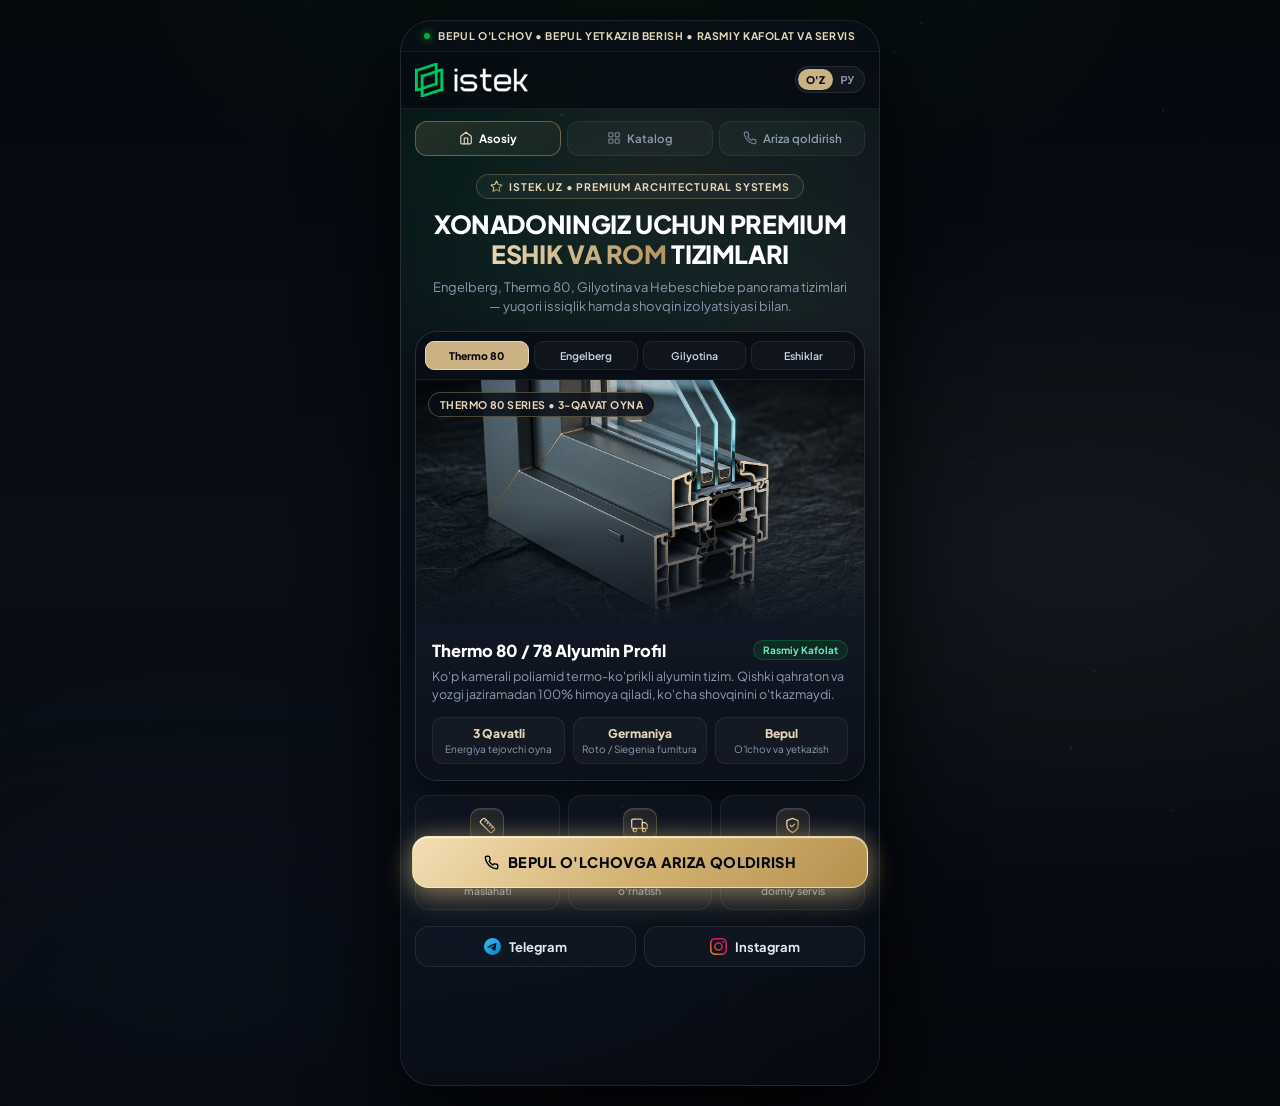
<file: index.html>
<!DOCTYPE html>
<html lang="uz">
<head>
  <meta charset="UTF-8" />
  <meta name="viewport" content="width=device-width, initial-scale=1.0, maximum-scale=1.0, user-scalable=no" />
  <title>ISTEK.UZ — Premium Eshik va Rom Tizimlari (Thermo 80, Engelberg, Gilyotina)</title>
  <meta name="description" content="ISTEK.UZ — Engelberg Thermo 80, Gilyotina avtomatik panorama tizimlari, Hebeschiebe vitrajlar va Premium eshiklar. Bepul o'lchov, bepul yetkazib berish va rasmiy kafolat!" />
  <meta name="theme-color" content="#070b12" />

  <!-- Google Fonts -->
  <link rel="preconnect" href="https://fonts.googleapis.com" />
  <link rel="preconnect" href="https://fonts.gstatic.com" crossorigin />
  <link href="https://fonts.googleapis.com/css2?family=Cormorant+Garamond:wght@600;700&family=Plus+Jakarta+Sans:wght@400;500;600;700;800;900&display=swap" rel="stylesheet" />

  <link rel="icon" type="image/svg+xml" href="favicon.svg?v=8" />
  <link rel="stylesheet" href="styles.css?v=8" />
</head>
<body>
  <!-- Reusable Luxury Gradient Definitions for All Vector Icons -->
  <svg width="0" height="0" style="position:absolute; visibility:hidden;" aria-hidden="true">
    <defs>
      <linearGradient id="lux-gold" x1="0%" y1="0%" x2="100%" y2="100%">
        <stop offset="0%" stop-color="#f5e6c8" />
        <stop offset="50%" stop-color="#cbb282" />
        <stop offset="100%" stop-color="#9a7d46" />
      </linearGradient>
      <linearGradient id="lux-emerald" x1="0%" y1="0%" x2="100%" y2="100%">
        <stop offset="0%" stop-color="#6ee7b7" />
        <stop offset="100%" stop-color="#00b341" />
      </linearGradient>
      <linearGradient id="ig-grad" x1="0%" y1="100%" x2="100%" y2="0%">
        <stop offset="0%" stop-color="#f09433" />
        <stop offset="25%" stop-color="#e6683c" />
        <stop offset="50%" stop-color="#dc2743" />
        <stop offset="75%" stop-color="#cc2366" />
        <stop offset="100%" stop-color="#bc1888" />
      </linearGradient>
      <linearGradient id="tg-grad" x1="0%" y1="0%" x2="100%" y2="100%">
        <stop offset="0%" stop-color="#38bdf8" />
        <stop offset="100%" stop-color="#0284c7" />
      </linearGradient>
    </defs>
  </svg>

  <!-- Subtle Ambient Dust Canvas -->
  <canvas id="ambient-canvas"></canvas>

  <main class="app-shell">

    <!-- 1. TOP SERVICE BAR -->
    <div class="top-service-bar">
      <span class="status-dot"></span>
      <span data-i18n="topBarText">BEPUL O'LCHOV • BEPUL YETKAZIB BERISH • RASMIY KAFOLAT VA SERVIS</span>
    </div>

    <!-- 2. STICKY HEADER WITH OFFICIAL ISTEK LOGO + TELEGRAM + INSTAGRAM + UZ/RU -->
    <header class="site-header">
      <div class="header-inner">
        <a href="#page-1" class="brand-identity" onclick="switchPage(1); return false;">
          <img src="assets/istek-logo.png" alt="ISTEK" class="brand-logo-img" />
        </a>

        <div class="header-right">
          <div class="lang-toggle" role="group" aria-label="Language">
            <button type="button" class="lang-btn active" id="lang-uz" onclick="setLanguage('uz')">O'Z</button>
            <button type="button" class="lang-btn" id="lang-ru" onclick="setLanguage('ru')">РУ</button>
          </div>
        </div>
      </div>
    </header>

    <!-- 3. 3-PAGE NAVIGATION TABS WITH LUXURY VECTOR ICONS -->
    <nav class="page-nav-tabs" aria-label="Sahifalar">
      <button type="button" class="nav-tab-item active" id="tab-btn-1" onclick="switchPage(1)">
        <svg class="tab-svg-icon" viewBox="0 0 24 24" fill="none" stroke="currentColor" stroke-width="2" stroke-linecap="round" stroke-linejoin="round">
          <path d="M3 9l9-7 9 7v11a2 2 0 0 1-2 2H5a2 2 0 0 1-2-2z"/><polyline points="9 22 9 12 15 12 15 22"/>
        </svg>
        <span data-i18n="tab1">Asosiy</span>
      </button>
      <button type="button" class="nav-tab-item" id="tab-btn-2" onclick="switchPage(2)">
        <svg class="tab-svg-icon" viewBox="0 0 24 24" fill="none" stroke="currentColor" stroke-width="2" stroke-linecap="round" stroke-linejoin="round">
          <rect x="3" y="3" width="7" height="7" rx="1.5"/><rect x="14" y="3" width="7" height="7" rx="1.5"/><rect x="14" y="14" width="7" height="7" rx="1.5"/><rect x="3" y="14" width="7" height="7" rx="1.5"/>
        </svg>
        <span data-i18n="tab2">Katalog</span>
      </button>
      <button type="button" class="nav-tab-item" id="tab-btn-3" onclick="switchPage(3)">
        <svg class="tab-svg-icon" viewBox="0 0 24 24" fill="none" stroke="currentColor" stroke-width="2" stroke-linecap="round" stroke-linejoin="round">
          <path d="M22 16.92v3a2 2 0 0 1-2.18 2 19.79 19.79 0 0 1-8.63-3.07 19.5 19.5 0 0 1-6-6 19.79 19.79 0 0 1-3.07-8.67A2 2 0 0 1 4.11 2h3a2 2 0 0 1 2 1.72c.127.96.361 1.903.7 2.81a2 2 0 0 1-.45 2.11L8.09 9.91a16 16 0 0 0 6 6l1.27-1.27a2 2 0 0 1 2.11-.45c.907.339 1.85.573 2.81.7A2 2 0 0 1 22 16.92z"/>
        </svg>
        <span data-i18n="tab3">Ariza qoldirish</span>
      </button>
    </nav>

    <!-- ======================================================================
         SAHIFA 1: REALISTIC ARCHITECTURAL SHOWCASE
         ====================================================================== -->
    <section class="site-page active-page" id="page-1">
      <div class="hero-header-block">
        <div class="hero-eyebrow-pill">
          <svg class="eyebrow-svg" viewBox="0 0 24 24" fill="none" stroke="url(#lux-gold)" stroke-width="2" stroke-linecap="round" stroke-linejoin="round">
            <polygon points="12 2 15.09 8.26 22 9.27 17 14.14 18.18 21.02 12 17.77 5.82 21.02 7 14.14 2 9.27 8.91 8.26 12 2"/>
          </svg>
          <span data-i18n="heroBadge">ISTEK.UZ • PREMIUM ARCHITECTURAL SYSTEMS</span>
        </div>
        <h1 class="hero-main-heading" data-i18n="heroTitle">
          XONADONINGIZ UCHUN PREMIUM <span class="gold-text">ESHIK VA ROM</span> TIZIMLARI
        </h1>
        <p class="hero-subtitle" data-i18n="heroSubtitle">
          Engelberg, Thermo 80, Gilyotina va Hebeschiebe panorama tizimlari — yuqori issiqlik hamda shovqin izolyatsiyasi bilan.
        </p>
      </div>

      <!-- INTERACTIVE REALISTIC 3D PRODUCT SHOWCASE -->
      <div class="showcase-3d-wrapper">
        <div class="showcase-3d-card" id="hero-3d-card">
          <div class="showcase-system-tabs">
            <button type="button" class="sys-tab-btn active" onclick="selectHeroShowcase(0, this)">Thermo 80</button>
            <button type="button" class="sys-tab-btn" onclick="selectHeroShowcase(1, this)">Engelberg</button>
            <button type="button" class="sys-tab-btn" onclick="selectHeroShowcase(2, this)">Gilyotina</button>
            <button type="button" class="sys-tab-btn" onclick="selectHeroShowcase(3, this)">Eshiklar</button>
          </div>

          <div class="showcase-visual-frame">
            <span class="showcase-tag-overlay" id="sc-badge">THERMO 80 SERIES • 3-QAVAT OYNA</span>
            <img
              src="assets/thermo-80.jpg"
              alt="Thermo 80 va Engelberg Rom Tizimlari"
              class="showcase-img"
              id="sc-image"
            />
          </div>

          <div class="showcase-info-panel">
            <div class="showcase-title-row">
              <h2 class="showcase-sys-title" id="sc-title">Thermo 80 / 78 Alyumin Profil</h2>
              <span class="showcase-origin-badge" id="sc-origin">Rasmiy Kafolat</span>
            </div>
            <p class="showcase-sys-desc" id="sc-desc">
              Ko'p kamerali poliamid termo-ko'prikli alyumin tizim. Qishki qahraton va yozgi jaziramadan 100% himoya qiladi, ko'cha shovqinini o'tkazmaydi.
            </p>

            <div class="showcase-specs-grid">
              <div class="spec-mini-box">
                <div class="spec-mini-val" id="sc-spec1-val">3 Qavatli</div>
                <div class="spec-mini-lbl" id="sc-spec1-lbl">Energiya tejovchi oyna</div>
              </div>
              <div class="spec-mini-box">
                <div class="spec-mini-val" id="sc-spec2-val">Germaniya</div>
                <div class="spec-mini-lbl" id="sc-spec2-lbl">Roto / Siegenia furnitura</div>
              </div>
              <div class="spec-mini-box">
                <div class="spec-mini-val" id="sc-spec3-val">Bepul</div>
                <div class="spec-mini-lbl" id="sc-spec3-lbl">O'lchov va yetkazish</div>
              </div>
            </div>
          </div>
        </div>
      </div>

      <!-- 3 Clean Service Guarantee Pillars with Custom Duotone Icons -->
      <div class="stats-trio-grid">
        <div class="stat-clean-card">
          <div class="pillar-icon-wrap">
            <svg viewBox="0 0 24 24" fill="none" stroke="url(#lux-gold)" stroke-width="1.8" stroke-linecap="round" stroke-linejoin="round">
              <path d="M21.3 15.3a2.4 2.4 0 0 1 0 3.4l-2.6 2.6a2.4 2.4 0 0 1-3.4 0L2.7 8.7a2.41 2.41 0 0 1 0-3.4l2.6-2.6a2.41 2.41 0 0 1 3.4 0Z"/>
              <path d="m14.5 12.5 2-2"/><path d="m11.5 9.5 2-2"/><path d="m8.5 6.5 2-2"/><path d="m17.5 15.5 2-2"/>
            </svg>
          </div>
          <div class="stat-clean-num" data-i18n="pillar1Title">BEPUL</div>
          <div class="stat-clean-text" data-i18n="pillar1Desc">Mutaxassis o'lchovi va maslahati</div>
        </div>

        <div class="stat-clean-card">
          <div class="pillar-icon-wrap">
            <svg viewBox="0 0 24 24" fill="none" stroke="url(#lux-gold)" stroke-width="1.8" stroke-linecap="round" stroke-linejoin="round">
              <rect x="1" y="3" width="15" height="13" rx="2"/><polygon points="16 8 20 8 23 11 23 16 16 16 16 8"/>
              <circle cx="5.5" cy="18.5" r="2.5"/><circle cx="18.5" cy="18.5" r="2.5"/>
            </svg>
          </div>
          <div class="stat-clean-num" data-i18n="pillar2Title">YETKAZISH</div>
          <div class="stat-clean-text" data-i18n="pillar2Desc">Bepul yetkazib berish va o'rnatish</div>
        </div>

        <div class="stat-clean-card">
          <div class="pillar-icon-wrap">
            <svg viewBox="0 0 24 24" fill="none" stroke="url(#lux-gold)" stroke-width="1.8" stroke-linecap="round" stroke-linejoin="round">
              <path d="M12 22s8-4 8-10V5l-8-3-8 3v7c0 6 8 10 8 10z"/>
              <path d="m9 12 2 2 4-4"/>
            </svg>
          </div>
          <div class="stat-clean-num" data-i18n="pillar3Title">KAFOLAT</div>
          <div class="stat-clean-text" data-i18n="pillar3Desc">Rasmiy shartnoma va doimiy servis</div>
        </div>
      </div>

      <!-- Direct Social Links -->
      <div class="social-connect-row">
        <a href="https://t.me/istek_uz" target="_blank" rel="noopener" class="social-card-btn social-card-tg">
          <svg class="brand-svg-icon-lg" viewBox="0 0 24 24" fill="url(#tg-grad)">
            <path d="M11.944 0A12 12 0 0 0 0 12a12 12 0 0 0 12 12 12 12 0 0 0 12-12A12 12 0 0 0 12 0a12 12 0 0 0-.056 0zm4.962 7.224c.1-.002.321.023.465.14a.506.506 0 0 1 .171.325c.016.093.036.306.02.472-.18 1.898-.962 6.502-1.36 8.627-.168.9-.499 1.201-.82 1.23-.696.065-1.225-.46-1.9-.902-1.056-.693-1.653-1.124-2.678-1.8-1.185-.78-.417-1.21.258-1.91.177-.184 3.247-2.977 3.307-3.23.007-.032.014-.15-.056-.212s-.174-.041-.249-.024c-.106.024-1.793 1.14-5.061 3.345-.48.33-.913.49-1.302.48-.428-.008-1.252-.241-1.865-.44-.752-.245-1.349-.374-1.297-.789.027-.216.325-.437.893-.663 3.498-1.524 5.83-2.529 6.998-3.014 3.332-1.386 4.025-1.627 4.476-1.635z"/>
          </svg>
          <span>Telegram</span>
        </a>
        <a href="https://instagram.com/istek.uz" target="_blank" rel="noopener" class="social-card-btn social-card-ig">
          <svg class="brand-svg-icon-lg" viewBox="0 0 24 24" fill="url(#ig-grad)">
            <path d="M12 2.163c3.204 0 3.584.012 4.85.07 3.252.148 4.771 1.691 4.919 4.919.058 1.265.069 1.645.069 4.849 0 3.205-.012 3.584-.069 4.849-.149 3.225-1.664 4.771-4.919 4.919-1.266.058-1.644.07-4.85.07-3.204 0-3.584-.012-4.849-.07-3.26-.149-4.771-1.699-4.919-4.92-.058-1.265-.07-1.644-.07-4.849 0-3.204.013-3.583.07-4.849.149-3.227 1.664-4.771 4.919-4.919 1.266-.057 1.645-.069 4.849-.069zM12 0C8.741 0 8.333.014 7.053.072 2.695.272.273 2.69.073 7.052.014 8.333 0 8.741 0 12c0 3.259.014 3.668.072 4.948.2 4.358 2.618 6.78 6.98 6.98C8.333 23.986 8.741 24 12 24c3.259 0 3.668-.014 4.948-.072 4.354-.2 6.782-2.618 6.979-6.98.059-1.28.073-1.689.073-4.948 0-3.259-.014-3.667-.072-4.947-.196-4.354-2.617-6.78-6.979-6.98C15.668.014 15.259 0 12 0zm0 5.838a6.162 6.162 0 1 0 0 12.324 6.162 6.162 0 0 0 0-12.324zM12 16a4 4 0 1 1 0-8 4 4 0 0 1 0 8zm6.406-11.845a1.44 1.44 0 1 0 0 2.881 1.44 1.44 0 0 0 0-2.881z"/>
          </svg>
          <span>Instagram</span>
        </a>
      </div>
    </section>

    <!-- ======================================================================
         SAHIFA 2: REALISTIC PREMIUM CATALOG & 4 SERVICE GUARANTEES
         ====================================================================== -->
    <section class="site-page" id="page-2">
      <div class="section-head">
        <span class="section-badge" data-i18n="catBadge">PREMIUM MAHSULOTLAR KATALOGI</span>
        <h2 class="section-title" data-i18n="catMainTitle">Bizning Eshik va Rom Tizimlarimiz</h2>
        <p class="section-desc" data-i18n="catMainDesc">
          O'zingizga mos tizimni tanlang va darhol bepul o'lchov hamda hisob-kitob uchun buyurtma bering:
        </p>
      </div>

      <!-- REALISTIC PHOTO PRODUCT CARDS -->
      <div class="premium-catalog-list">

        <!-- 1. Thermo 80 & Engelberg -->
        <article class="catalog-item-card">
          <div class="cat-img-box">
            <span class="cat-series-pill">ENGELBERG • THERMO 80 / 78</span>
            <img src="assets/thermo-80.jpg" alt="Engelberg Thermo 80 Alyumin Rom" loading="lazy" />
          </div>
          <div class="cat-body">
            <h3 class="cat-title" data-i18n="c1Title">Thermo 80 & Engelberg Termo Romlar</h3>
            <p class="cat-desc" data-i18n="c1Desc">
              Yuqori issiqlik va shovqin izolyatsiyasiga ega ko'p kamerali termo-alyumin va PVX profillar. Qishda issiqni, yozda salqinlikni saqlaydi.
            </p>
            <div class="cat-features-tags">
              <span class="cat-feat-chip">Termo-ko'prik 80 mm</span>
              <span class="cat-feat-chip">3-qavatli oyna</span>
              <span class="cat-feat-chip">Nemis furnitura</span>
            </div>
            <button type="button" class="cat-order-btn" onclick="openQuickLeadModal('Thermo 80 / Engelberg Romlar')">
              <svg class="btn-inline-svg" viewBox="0 0 24 24" fill="none" stroke="currentColor" stroke-width="2" stroke-linecap="round" stroke-linejoin="round">
                <path d="M22 16.92v3a2 2 0 0 1-2.18 2 19.79 19.79 0 0 1-8.63-3.07 19.5 19.5 0 0 1-6-6 19.79 19.79 0 0 1-3.07-8.67A2 2 0 0 1 4.11 2h3a2 2 0 0 1 2 1.72c.127.96.361 1.903.7 2.81a2 2 0 0 1-.45 2.11L8.09 9.91a16 16 0 0 0 6 6l1.27-1.27a2 2 0 0 1 2.11-.45c.907.339 1.85.573 2.81.7A2 2 0 0 1 22 16.92z"/>
              </svg>
              <span data-i18n="catOrderBtn">Bepul o'lchovga ariza qoldirish</span>
            </button>
          </div>
        </article>

        <!-- 2. Gilyotina (Guillotine) Motorized Panoramic System -->
        <article class="catalog-item-card">
          <div class="cat-img-box">
            <span class="cat-series-pill">GILYOTINA • AVTOMATIK TIZIM</span>
            <img src="assets/gilyotina-lux.jpg" alt="Gilyotina Avtomatik Panorama Oynalar" loading="lazy" />
          </div>
          <div class="cat-body">
            <h3 class="cat-title" data-i18n="c2Title">Gilyotina (Guillotine) Panorama Tizimi</h3>
            <p class="cat-desc" data-i18n="c2Desc">
              Masofaviy pult bilan vertikal ochilib-yopiladigan motorli panorama oynalar. Terrasa, yozgi oshxona, ayvon va restoranlar uchun ideal yechim.
            </p>
            <div class="cat-features-tags">
              <span class="cat-feat-chip">Pultli avtomat motor</span>
              <span class="cat-feat-chip">Toblangan xavfsiz oyna</span>
              <span class="cat-feat-chip">Shamol va yomg'irdan himoya</span>
            </div>
            <button type="button" class="cat-order-btn" onclick="openQuickLeadModal('Gilyotina Avtomatik Panorama Tizimi')">
              <svg class="btn-inline-svg" viewBox="0 0 24 24" fill="none" stroke="currentColor" stroke-width="2" stroke-linecap="round" stroke-linejoin="round">
                <path d="M22 16.92v3a2 2 0 0 1-2.18 2 19.79 19.79 0 0 1-8.63-3.07 19.5 19.5 0 0 1-6-6 19.79 19.79 0 0 1-3.07-8.67A2 2 0 0 1 4.11 2h3a2 2 0 0 1 2 1.72c.127.96.361 1.903.7 2.81a2 2 0 0 1-.45 2.11L8.09 9.91a16 16 0 0 0 6 6l1.27-1.27a2 2 0 0 1 2.11-.45c.907.339 1.85.573 2.81.7A2 2 0 0 1 22 16.92z"/>
              </svg>
              <span data-i18n="catOrderBtn">Bepul o'lchovga ariza qoldirish</span>
            </button>
          </div>
        </article>

        <!-- 3. Hebeschiebe & Sliding Panoramic Systems -->
        <article class="catalog-item-card">
          <div class="cat-img-box">
            <span class="cat-series-pill">HEBESCHIEBE • SURILADIGAN VITRAJ</span>
            <img src="assets/hero-villa.png" alt="Hebeschiebe va Panorama Vitraj Romlar" loading="lazy" />
          </div>
          <div class="cat-body">
            <h3 class="cat-title" data-i18n="c3Title">Hebeschiebe & Panorama Vitraj Tizimlari</h3>
            <p class="cat-desc" data-i18n="c3Desc">
              Hovli, kottej va pentxauslar uchun katta o'lchamli, barmoq uchida ravon suriluvchi germetik panorama vitraj eshik-romlar.
            </p>
            <div class="cat-features-tags">
              <span class="cat-feat-chip">Ravon suriluvchi mexanizm</span>
              <span class="cat-feat-chip">Keng panorama ko'rinish</span>
              <span class="cat-feat-chip">Yuqori germetiklik</span>
            </div>
            <button type="button" class="cat-order-btn" onclick="openQuickLeadModal('Hebeschiebe va Panorama Vitrajlar')">
              <svg class="btn-inline-svg" viewBox="0 0 24 24" fill="none" stroke="currentColor" stroke-width="2" stroke-linecap="round" stroke-linejoin="round">
                <path d="M22 16.92v3a2 2 0 0 1-2.18 2 19.79 19.79 0 0 1-8.63-3.07 19.5 19.5 0 0 1-6-6 19.79 19.79 0 0 1-3.07-8.67A2 2 0 0 1 4.11 2h3a2 2 0 0 1 2 1.72c.127.96.361 1.903.7 2.81a2 2 0 0 1-.45 2.11L8.09 9.91a16 16 0 0 0 6 6l1.27-1.27a2 2 0 0 1 2.11-.45c.907.339 1.85.573 2.81.7A2 2 0 0 1 22 16.92z"/>
              </svg>
              <span data-i18n="catOrderBtn">Bepul o'lchovga ariza qoldirish</span>
            </button>
          </div>
        </article>

        <!-- 4. Premium Thermo & Smart Doors -->
        <article class="catalog-item-card">
          <div class="cat-img-box">
            <span class="cat-series-pill">PREMIUM DOORS • THERMO & SMART</span>
            <img src="assets/premium-door.jpg" alt="Premium Thermo va Smart Eshiklar" loading="lazy" />
          </div>
          <div class="cat-body">
            <h3 class="cat-title" data-i18n="c4Title">Premium Thermo va Smart Eshiklar</h3>
            <p class="cat-desc" data-i18n="c4Desc">
              Zamonaviy hovli va xonadonlar uchun mustahkam termo-alyumin, shpon va Smart-qulfli (FaceID / barmoq izi) kirish hamda ichki eshiklar.
            </p>
            <div class="cat-features-tags">
              <span class="cat-feat-chip">Quyosh va namga chidamli</span>
              <span class="cat-feat-chip">Smart-Lock / Magnit qulf</span>
              <span class="cat-feat-chip">Individual dizayn</span>
            </div>
            <button type="button" class="cat-order-btn" onclick="openQuickLeadModal('Premium Thermo va Smart Eshiklar')">
              <svg class="btn-inline-svg" viewBox="0 0 24 24" fill="none" stroke="currentColor" stroke-width="2" stroke-linecap="round" stroke-linejoin="round">
                <path d="M22 16.92v3a2 2 0 0 1-2.18 2 19.79 19.79 0 0 1-8.63-3.07 19.5 19.5 0 0 1-6-6 19.79 19.79 0 0 1-3.07-8.67A2 2 0 0 1 4.11 2h3a2 2 0 0 1 2 1.72c.127.96.361 1.903.7 2.81a2 2 0 0 1-.45 2.11L8.09 9.91a16 16 0 0 0 6 6l1.27-1.27a2 2 0 0 1 2.11-.45c.907.339 1.85.573 2.81.7A2 2 0 0 1 22 16.92z"/>
              </svg>
              <span data-i18n="catOrderBtn">Bepul o'lchovga ariza qoldirish</span>
            </button>
          </div>
        </article>
      </div>

      <!-- 4 SERVICE GUARANTEES WITH BESPOKE LUXURY VECTOR ICONS -->
      <div class="section-head">
        <span class="section-badge" data-i18n="srvBadge">ISTEK SERVIS AFZALLIKLARI</span>
        <h2 class="section-title" data-i18n="srvMainTitle">Mijozlarimiz uchun bepul xizmatlar va kafolat</h2>
      </div>

      <div class="service-cards-stack">
        <!-- Service 1: Laser Measure & Design -->
        <div class="service-white-card">
          <div class="srv-top-row">
            <div class="srv-icon-square">
              <svg class="srv-lux-svg" viewBox="0 0 24 24" fill="none" stroke="url(#lux-gold)" stroke-width="1.8" stroke-linecap="round" stroke-linejoin="round">
                <path d="M21 3 3 21"/><path d="M21 3h-6"/><path d="M21 3v6"/><path d="M3 21h6"/><path d="M3 21v-6"/>
                <rect x="4" y="4" width="7" height="7" rx="1.5" stroke="url(#lux-emerald)"/>
              </svg>
            </div>
            <span class="srv-badge-pill" data-i18n="freeServiceTag">BEPUL XIZMAT</span>
          </div>
          <h3 class="srv-title" data-i18n="s1Title">Bepul o'lchov va dizayn maslahat</h3>
          <p class="srv-text" data-i18n="s1Desc">
            Tajribali mutaxassisimiz uyingizga borib aniq lazerli o'lchov oladi va fasadingizga eng mos profil hamda ranglarni tavsiya qiladi.
          </p>
          <button type="button" class="srv-action-link" onclick="openQuickLeadModal('Bepul o\'lchov chaqirish')">
            <span data-i18n="orderCallLink">Bepul o'lchovga ariza qoldirish</span>
            <svg class="arrow-inline-svg" viewBox="0 0 24 24" fill="none" stroke="currentColor" stroke-width="2.2" stroke-linecap="round" stroke-linejoin="round"><line x1="5" y1="12" x2="19" y2="12"/><polyline points="12 5 19 12 12 19"/></svg>
          </button>
        </div>

        <!-- Service 2: 24h Estimate -->
        <div class="service-white-card">
          <div class="srv-top-row">
            <div class="srv-icon-square">
              <svg class="srv-lux-svg" viewBox="0 0 24 24" fill="none" stroke="url(#lux-gold)" stroke-width="1.8" stroke-linecap="round" stroke-linejoin="round">
                <rect x="4" y="2" width="16" height="20" rx="2.5"/>
                <line x1="8" y1="6" x2="16" y2="6" stroke="url(#lux-emerald)" stroke-width="2"/>
                <line x1="8" y1="11" x2="10" y2="11"/><line x1="14" y1="11" x2="16" y2="11"/>
                <line x1="8" y1="15" x2="10" y2="15"/><line x1="14" y1="15" x2="16" y2="15"/>
                <line x1="8" y1="18.5" x2="16" y2="18.5"/>
              </svg>
            </div>
            <span class="srv-badge-pill" data-i18n="freeServiceTag">BEPUL XIZMAT</span>
          </div>
          <h3 class="srv-title" data-i18n="s2Title">Aniq smeta 24 soat ichida</h3>
          <p class="srv-text" data-i18n="s2Desc">
            Obyektingiz o'lchamlari bo'yicha barcha profil, oyna va furnitura detallarini shaffof hisoblab, aniq smeta taqdim etamiz.
          </p>
          <button type="button" class="srv-action-link" onclick="openQuickLeadModal('Aniq smeta hisoblash')">
            <span data-i18n="orderCallLink">Bepul o'lchovga ariza qoldirish</span>
            <svg class="arrow-inline-svg" viewBox="0 0 24 24" fill="none" stroke="currentColor" stroke-width="2.2" stroke-linecap="round" stroke-linejoin="round"><line x1="5" y1="12" x2="19" y2="12"/><polyline points="12 5 19 12 12 19"/></svg>
          </button>
        </div>

        <!-- Service 3: Free Delivery & Installation -->
        <div class="service-white-card">
          <div class="srv-top-row">
            <div class="srv-icon-square">
              <svg class="srv-lux-svg" viewBox="0 0 24 24" fill="none" stroke="url(#lux-gold)" stroke-width="1.8" stroke-linecap="round" stroke-linejoin="round">
                <rect x="1" y="3" width="15" height="13" rx="2"/>
                <polygon points="16 8 20 8 23 11 23 16 16 16 16 8" stroke="url(#lux-emerald)"/>
                <circle cx="5.5" cy="18.5" r="2.5"/><circle cx="18.5" cy="18.5" r="2.5"/>
              </svg>
            </div>
            <span class="srv-badge-pill" data-i18n="freeDeliveryTag">BEPUL YETKAZISH</span>
          </div>
          <h3 class="srv-title" data-i18n="s3Title">Bepul yetkazib berish va professional montaj</h3>
          <p class="srv-text" data-i18n="s3Desc">
            Tayyor bo'lgan eshik va romlarni maxsus transportda xavfsiz yetkazib beramiz va standartlar asosida germetik o'rnatamiz.
          </p>
          <button type="button" class="srv-action-link" onclick="openQuickLeadModal('Bepul yetkazib berish va montaj')">
            <span data-i18n="orderCallLink">Bepul o'lchovga ariza qoldirish</span>
            <svg class="arrow-inline-svg" viewBox="0 0 24 24" fill="none" stroke="currentColor" stroke-width="2.2" stroke-linecap="round" stroke-linejoin="round"><line x1="5" y1="12" x2="19" y2="12"/><polyline points="12 5 19 12 12 19"/></svg>
          </button>
        </div>

        <!-- Service 4: Official Warranty & Service -->
        <div class="service-white-card">
          <div class="srv-top-row">
            <div class="srv-icon-square">
              <svg class="srv-lux-svg" viewBox="0 0 24 24" fill="none" stroke="url(#lux-gold)" stroke-width="1.8" stroke-linecap="round" stroke-linejoin="round">
                <path d="M12 22s8-4 8-10V5l-8-3-8 3v7c0 6 8 10 8 10z"/>
                <path d="m9 12 2 2 4-4" stroke="url(#lux-emerald)" stroke-width="2.2"/>
              </svg>
            </div>
            <span class="srv-badge-pill" data-i18n="warrantyTag">RASMIY KAFOLAT</span>
          </div>
          <h3 class="srv-title" data-i18n="s4Title">Uzoq muddatli kafolat va servis</h3>
          <p class="srv-text" data-i18n="s4Desc">
            Barcha profil, oynapaket va mexanizmlarga rasmiy shartnoma asosida kafolat hamda keyingi servis xizmati ko'rsatiladi.
          </p>
          <button type="button" class="srv-action-link" onclick="openQuickLeadModal('Kafolat va servis bo\'yicha maslahat')">
            <span data-i18n="orderCallLink">Bepul o'lchovga ariza qoldirish</span>
            <svg class="arrow-inline-svg" viewBox="0 0 24 24" fill="none" stroke="currentColor" stroke-width="2.2" stroke-linecap="round" stroke-linejoin="round"><line x1="5" y1="12" x2="19" y2="12"/><polyline points="12 5 19 12 12 19"/></svg>
          </button>
        </div>
      </div>
    </section>

    <!-- ======================================================================
         SAHIFA 3: DIRECT LEAD CAPTURE FORM
         ====================================================================== -->
    <section class="site-page" id="page-3">
      <div class="lead-form-card">
        <h2 class="lead-form-heading" data-i18n="formTitle">
          Bepul o'lchov va mutaxassis maslahati uchun raqamingizni qoldiring
        </h2>
        <p class="lead-form-sub" data-i18n="formSubtitle">
          Mutaxassisimiz siz bilan bog'lanib, barcha savollaringizga javob beradi va bepul o'lchov vaqtini belgilaydi.
        </p>

        <div class="service-perks-mini">
          <div class="perk-mini-item">
            <svg class="perk-svg" viewBox="0 0 24 24" fill="none" stroke="url(#lux-gold)" stroke-width="2" stroke-linecap="round" stroke-linejoin="round"><path d="M21 3 3 21"/><path d="M21 3h-6"/><path d="M21 3v6"/></svg>
            <span data-i18n="perk1">Bepul o'lchov</span>
          </div>
          <div class="perk-mini-item">
            <svg class="perk-svg" viewBox="0 0 24 24" fill="none" stroke="url(#lux-gold)" stroke-width="2" stroke-linecap="round" stroke-linejoin="round"><rect x="1" y="3" width="15" height="13" rx="2"/><polygon points="16 8 20 8 23 11 23 16 16 16 16 8"/><circle cx="5.5" cy="18.5" r="2.5"/><circle cx="18.5" cy="18.5" r="2.5"/></svg>
            <span data-i18n="perk2">Bepul yetkazish</span>
          </div>
          <div class="perk-mini-item">
            <svg class="perk-svg" viewBox="0 0 24 24" fill="none" stroke="url(#lux-emerald)" stroke-width="2" stroke-linecap="round" stroke-linejoin="round"><path d="M12 22s8-4 8-10V5l-8-3-8 3v7c0 6 8 10 8 10z"/><path d="m9 12 2 2 4-4"/></svg>
            <span data-i18n="perk3">Rasmiy kafolat</span>
          </div>
          <div class="perk-mini-item">
            <svg class="perk-svg" viewBox="0 0 24 24" fill="none" stroke="url(#lux-emerald)" stroke-width="2" stroke-linecap="round" stroke-linejoin="round"><path d="M14.7 6.3a1 1 0 0 0 0 1.4l1.6 1.6a1 1 0 0 0 1.4 0l3.77-3.77a6 6 0 0 1-7.94 7.94l-6.91 6.91a2.12 2.12 0 0 1-3-3l6.91-6.91a6 6 0 0 1 7.94-7.94l-3.76 3.76z"/></svg>
            <span data-i18n="perk4">Sifatli servis</span>
          </div>
        </div>

        <form id="page3-lead-form" novalidate onsubmit="submitLeadForm(event, 'page3')">
          <div class="form-field-wrap">
            <input
              type="text"
              id="p3-name"
              class="clean-line-input"
              placeholder="Ismingiz"
              data-i18n-placeholder="namePlaceholder"
              autocomplete="name"
            />
            <div class="error-text" id="p3-err-name" data-i18n="requiredMsg">Ushbu maydon to'ldirilishi shart</div>
          </div>

          <div class="form-field-wrap">
            <input
              type="tel"
              id="p3-phone"
              class="clean-line-input phone-mask-input"
              value="+998 "
              placeholder="+998 (__) ___-__-__"
              autocomplete="tel"
            />
            <div class="error-text" id="p3-err-phone" data-i18n="requiredPhoneMsg">Telefon raqamingizni to'liq kiriting</div>
          </div>

          <div class="form-field-wrap">
            <select id="p3-product" class="clean-line-select" aria-label="Mahsulot turi">
              <option value="Thermo 80 / Engelberg Romlar" data-i18n="opt1">Thermo 80 / Engelberg Romlar</option>
              <option value="Gilyotina Avtomatik Panorama Tizimi" data-i18n="opt2">Gilyotina Avtomatik Panorama Tizimi</option>
              <option value="Hebeschiebe / Suriladigan Vitrajlar" data-i18n="opt3">Hebeschiebe / Suriladigan Vitrajlar</option>
              <option value="Premium Thermo va Smart Eshiklar" data-i18n="opt4">Premium Thermo va Smart Eshiklar</option>
              <option value="Kompleks (Butun uy uchun Eshik va Rom)" data-i18n="opt5">Kompleks (Butun uy uchun Eshik va Rom)</option>
            </select>
          </div>

          <div class="form-field-wrap">
            <select id="p3-region" class="clean-line-select" aria-label="Hudud">
              <option value="Toshkent shahri">Toshkent shahri</option>
              <option value="Tog'li hudud (Chorvoq / Chimgan / Dacha)">Tog'li hudud (Chorvoq / Chimgan / Dacha)</option>
              <option value="Toshkent viloyati">Toshkent viloyati</option>
              <option value="Boshqa viloyatlar">Boshqa viloyatlar</option>
            </select>
          </div>

          <button type="submit" class="btn-submit-blue" data-i18n="submitCallBtn">
            Menga qo'ng'iroq qiling!
          </button>
        </form>

        <p class="form-bottom-note" data-i18n="formBottomNote">
          Bepul o'lchov, yetkazib berish va maslahat berish xizmatlari Toshkent hamda viloyatlar bo'ylab amal qiladi.
        </p>
      </div>

      <!-- Direct Social Channels on Page 3 -->
      <div class="social-connect-row">
        <a href="https://t.me/istek_uz" target="_blank" rel="noopener" class="social-card-btn social-card-tg">
          <svg class="brand-svg-icon-lg" viewBox="0 0 24 24" fill="url(#tg-grad)">
            <path d="M11.944 0A12 12 0 0 0 0 12a12 12 0 0 0 12 12 12 12 0 0 0 12-12A12 12 0 0 0 12 0a12 12 0 0 0-.056 0zm4.962 7.224c.1-.002.321.023.465.14a.506.506 0 0 1 .171.325c.016.093.036.306.02.472-.18 1.898-.962 6.502-1.36 8.627-.168.9-.499 1.201-.82 1.23-.696.065-1.225-.46-1.9-.902-1.056-.693-1.653-1.124-2.678-1.8-1.185-.78-.417-1.21.258-1.91.177-.184 3.247-2.977 3.307-3.23.007-.032.014-.15-.056-.212s-.174-.041-.249-.024c-.106.024-1.793 1.14-5.061 3.345-.48.33-.913.49-1.302.48-.428-.008-1.252-.241-1.865-.44-.752-.245-1.349-.374-1.297-.789.027-.216.325-.437.893-.663 3.498-1.524 5.83-2.529 6.998-3.014 3.332-1.386 4.025-1.627 4.476-1.635z"/>
          </svg>
          <span>Telegram</span>
        </a>
        <a href="https://instagram.com/istek.uz" target="_blank" rel="noopener" class="social-card-btn social-card-ig">
          <svg class="brand-svg-icon-lg" viewBox="0 0 24 24" fill="url(#ig-grad)">
            <path d="M12 2.163c3.204 0 3.584.012 4.85.07 3.252.148 4.771 1.691 4.919 4.919.058 1.265.069 1.645.069 4.849 0 3.205-.012 3.584-.069 4.849-.149 3.225-1.664 4.771-4.919 4.919-1.266.058-1.644.07-4.85.07-3.204 0-3.584-.012-4.849-.07-3.26-.149-4.771-1.699-4.919-4.92-.058-1.265-.07-1.644-.07-4.849 0-3.204.013-3.583.07-4.849.149-3.227 1.664-4.771 4.919-4.919 1.266-.057 1.645-.069 4.849-.069zM12 0C8.741 0 8.333.014 7.053.072 2.695.272.273 2.69.073 7.052.014 8.333 0 8.741 0 12c0 3.259.014 3.668.072 4.948.2 4.358 2.618 6.78 6.98 6.98C8.333 23.986 8.741 24 12 24c3.259 0 3.668-.014 4.948-.072 4.354-.2 6.782-2.618 6.979-6.98.059-1.28.073-1.689.073-4.948 0-3.259-.014-3.667-.072-4.947-.196-4.354-2.617-6.78-6.979-6.98C15.668.014 15.259 0 12 0zm0 5.838a6.162 6.162 0 1 0 0 12.324 6.162 6.162 0 0 0 0-12.324zM12 16a4 4 0 1 1 0-8 4 4 0 0 1 0 8zm6.406-11.845a1.44 1.44 0 1 0 0 2.881 1.44 1.44 0 0 0 0-2.881z"/>
          </svg>
          <span>Instagram</span>
        </a>
      </div>
    </section>

    <!-- ======================================================================
         STICKY BOTTOM BAR (Full-Width Eye-Catching Shimmer CTA Button)
         ====================================================================== -->
    <div class="sticky-bottom-bar">
      <button type="button" class="dock-direct-btn" onclick="openQuickLeadModal('Pastki tugma — Tezkor qo\'ng\'iroq')">
        <svg class="btn-inline-svg" viewBox="0 0 24 24" fill="none" stroke="currentColor" stroke-width="2.3" stroke-linecap="round" stroke-linejoin="round">
          <path d="M22 16.92v3a2 2 0 0 1-2.18 2 19.79 19.79 0 0 1-8.63-3.07 19.5 19.5 0 0 1-6-6 19.79 19.79 0 0 1-3.07-8.67A2 2 0 0 1 4.11 2h3a2 2 0 0 1 2 1.72c.127.96.361 1.903.7 2.81a2 2 0 0 1-.45 2.11L8.09 9.91a16 16 0 0 0 6 6l1.27-1.27a2 2 0 0 1 2.11-.45c.907.339 1.85.573 2.81.7A2 2 0 0 1 22 16.92z"/>
        </svg>
        <span data-i18n="stickyCallBtn">Bepul o'lchovga ariza qoldirish</span>
      </button>
    </div>

  </main>

  <!-- ========================================================================
       INSTANT LEAD CAPTURE MODAL
       ======================================================================== -->
  <div class="modal-overlay" id="quick-lead-modal" role="dialog" aria-modal="true">
    <div class="quick-modal-box">
      <button type="button" class="modal-close-x" onclick="closeQuickLeadModal()" aria-label="Yopish">
        <svg width="14" height="14" viewBox="0 0 24 24" fill="none" stroke="currentColor" stroke-width="2.5" stroke-linecap="round"><line x1="18" y1="6" x2="6" y2="18"/><line x1="6" y1="6" x2="18" y2="18"/></svg>
      </button>

      <div id="modal-form-view">
        <h3 class="lead-form-heading" style="padding-right: 20px;" data-i18n="modalFormTitle">
          Bepul o'lchovga ariza qoldirish
        </h3>
        <p class="lead-form-sub" id="modal-selected-topic" data-i18n="modalFormSub">
          Raqamingizni qoldiring — mutaxassisimiz 10 daqiqa ichida bog'lanib, bepul o'lchov va narx bo'yicha ma'lumot beradi.
        </p>

        <div class="service-perks-mini">
          <div class="perk-mini-item">
            <svg class="perk-svg" viewBox="0 0 24 24" fill="none" stroke="url(#lux-gold)" stroke-width="2" stroke-linecap="round" stroke-linejoin="round"><path d="M21 3 3 21"/><path d="M21 3h-6"/><path d="M21 3v6"/></svg>
            <span data-i18n="perk1">Bepul o'lchov</span>
          </div>
          <div class="perk-mini-item">
            <svg class="perk-svg" viewBox="0 0 24 24" fill="none" stroke="url(#lux-emerald)" stroke-width="2" stroke-linecap="round" stroke-linejoin="round"><rect x="1" y="3" width="15" height="13" rx="2"/><polygon points="16 8 20 8 23 11 23 16 16 16 16 8"/><circle cx="5.5" cy="18.5" r="2.5"/><circle cx="18.5" cy="18.5" r="2.5"/></svg>
            <span data-i18n="perk2">Bepul yetkazish</span>
          </div>
        </div>

        <form id="modal-lead-form" novalidate onsubmit="submitLeadForm(event, 'modal')">
          <div class="form-field-wrap">
            <input
              type="text"
              id="m-name"
              class="clean-line-input"
              placeholder="Ismingiz"
              data-i18n-placeholder="namePlaceholder"
              autocomplete="name"
            />
            <div class="error-text" id="m-err-name" data-i18n="requiredMsg">Ushbu maydon to'ldirilishi shart</div>
          </div>

          <div class="form-field-wrap">
            <input
              type="tel"
              id="m-phone"
              class="clean-line-input phone-mask-input"
              value="+998 "
              placeholder="+998 (__) ___-__-__"
              autocomplete="tel"
            />
            <div class="error-text" id="m-err-phone" data-i18n="requiredPhoneMsg">Telefon raqamingizni to'liq kiriting</div>
          </div>

          <div class="form-field-wrap">
            <select id="m-product" class="clean-line-select" aria-label="Mahsulot turi">
              <option value="Thermo 80 / Engelberg Romlar" data-i18n="opt1">Thermo 80 / Engelberg Romlar</option>
              <option value="Gilyotina Avtomatik Panorama Tizimi" data-i18n="opt2">Gilyotina Avtomatik Panorama Tizimi</option>
              <option value="Hebeschiebe / Suriladigan Vitrajlar" data-i18n="opt3">Hebeschiebe / Suriladigan Vitrajlar</option>
              <option value="Premium Thermo va Smart Eshiklar" data-i18n="opt4">Premium Thermo va Smart Eshiklar</option>
              <option value="Kompleks (Butun uy uchun Eshik va Rom)" data-i18n="opt5">Kompleks (Butun uy uchun Eshik va Rom)</option>
            </select>
          </div>

          <div class="form-field-wrap">
            <select id="m-region" class="clean-line-select" aria-label="Hudud">
              <option value="Toshkent shahri">Toshkent shahri</option>
              <option value="Tog'li hudud (Chorvoq / Chimgan / Dacha)">Tog'li hudud (Chorvoq / Chimgan / Dacha)</option>
              <option value="Toshkent viloyati">Toshkent viloyati</option>
              <option value="Boshqa viloyatlar">Boshqa viloyatlar</option>
            </select>
          </div>

          <button type="submit" class="btn-submit-blue" data-i18n="submitCallBtn">
            Menga qo'ng'iroq qiling!
          </button>
        </form>
      </div>

      <!-- Thank You State Inside Modal -->
      <div id="modal-success-view" style="display: none; text-align: center; padding: 14px 4px;">
        <div class="success-icon-ring">
          <svg width="32" height="32" viewBox="0 0 24 24" fill="none" stroke="url(#lux-emerald)" stroke-width="2.5" stroke-linecap="round" stroke-linejoin="round">
            <path d="M22 11.08V12a10 10 0 1 1-5.93-9.14"/><polyline points="22 4 12 14.01 9 11.01"/>
          </svg>
        </div>
        <h3 class="lead-form-heading" data-i18n="successTitle">Arizangiz qabul qilindi!</h3>
        <p class="lead-form-sub" style="margin-top: 6px;" data-i18n="successDesc">
          Tez orada ISTEK.UZ mutaxassisi siz bilan bog'lanadi. Shuningdek, bizning Telegram va Instagram sahifalarimiz orqali ham barcha ishlarimizni kuzatishingiz mumkin:
        </p>
        <div style="display: grid; grid-template-columns: 1fr 1fr; gap: 8px; margin: 14px 0;">
          <a href="https://t.me/istek_uz" target="_blank" rel="noopener" class="social-card-btn social-card-tg" style="text-decoration: none;">
            <svg class="brand-svg-icon" viewBox="0 0 24 24" fill="url(#tg-grad)">
              <path d="M11.944 0A12 12 0 0 0 0 12a12 12 0 0 0 12 12 12 12 0 0 0 12-12A12 12 0 0 0 12 0a12 12 0 0 0-.056 0zm4.962 7.224c.1-.002.321.023.465.14a.506.506 0 0 1 .171.325c.016.093.036.306.02.472-.18 1.898-.962 6.502-1.36 8.627-.168.9-.499 1.201-.82 1.23-.696.065-1.225-.46-1.9-.902-1.056-.693-1.653-1.124-2.678-1.8-1.185-.78-.417-1.21.258-1.91.177-.184 3.247-2.977 3.307-3.23.007-.032.014-.15-.056-.212s-.174-.041-.249-.024c-.106.024-1.793 1.14-5.061 3.345-.48.33-.913.49-1.302.48-.428-.008-1.252-.241-1.865-.44-.752-.245-1.349-.374-1.297-.789.027-.216.325-.437.893-.663 3.498-1.524 5.83-2.529 6.998-3.014 3.332-1.386 4.025-1.627 4.476-1.635z"/>
            </svg>
            <span>Telegram</span>
          </a>
          <a href="https://instagram.com/istek.uz" target="_blank" rel="noopener" class="social-card-btn social-card-ig" style="text-decoration: none;">
            <svg class="brand-svg-icon" viewBox="0 0 24 24" fill="url(#ig-grad)">
              <path d="M12 2.163c3.204 0 3.584.012 4.85.07 3.252.148 4.771 1.691 4.919 4.919.058 1.265.069 1.645.069 4.849 0 3.205-.012 3.584-.069 4.849-.149 3.225-1.664 4.771-4.919 4.919-1.266.058-1.644.07-4.85.07-3.204 0-3.584-.012-4.849-.07-3.26-.149-4.771-1.699-4.919-4.92-.058-1.265-.07-1.644-.07-4.849 0-3.204.013-3.583.07-4.849.149-3.227 1.664-4.771 4.919-4.919 1.266-.057 1.645-.069 4.849-.069zM12 0C8.741 0 8.333.014 7.053.072 2.695.272.273 2.69.073 7.052.014 8.333 0 8.741 0 12c0 3.259.014 3.668.072 4.948.2 4.358 2.618 6.78 6.98 6.98C8.333 23.986 8.741 24 12 24c3.259 0 3.668-.014 4.948-.072 4.354-.2 6.782-2.618 6.979-6.98.059-1.28.073-1.689.073-4.948 0-3.259-.014-3.667-.072-4.947-.196-4.354-2.617-6.78-6.979-6.98C15.668.014 15.259 0 12 0zm0 5.838a6.162 6.162 0 1 0 0 12.324 6.162 6.162 0 0 0 0-12.324zM12 16a4 4 0 1 1 0-8 4 4 0 0 1 0 8zm6.406-11.845a1.44 1.44 0 1 0 0 2.881 1.44 1.44 0 0 0 0-2.881z"/>
            </svg>
            <span>Instagram</span>
          </a>
        </div>
        <button type="button" class="clean-line-input" style="text-align: center; cursor: pointer;" onclick="closeQuickLeadModal()">
          Yopish
        </button>
      </div>
    </div>
  </div>

  <script src="app.js?v=8"></script>
</body>
</html>
</file>
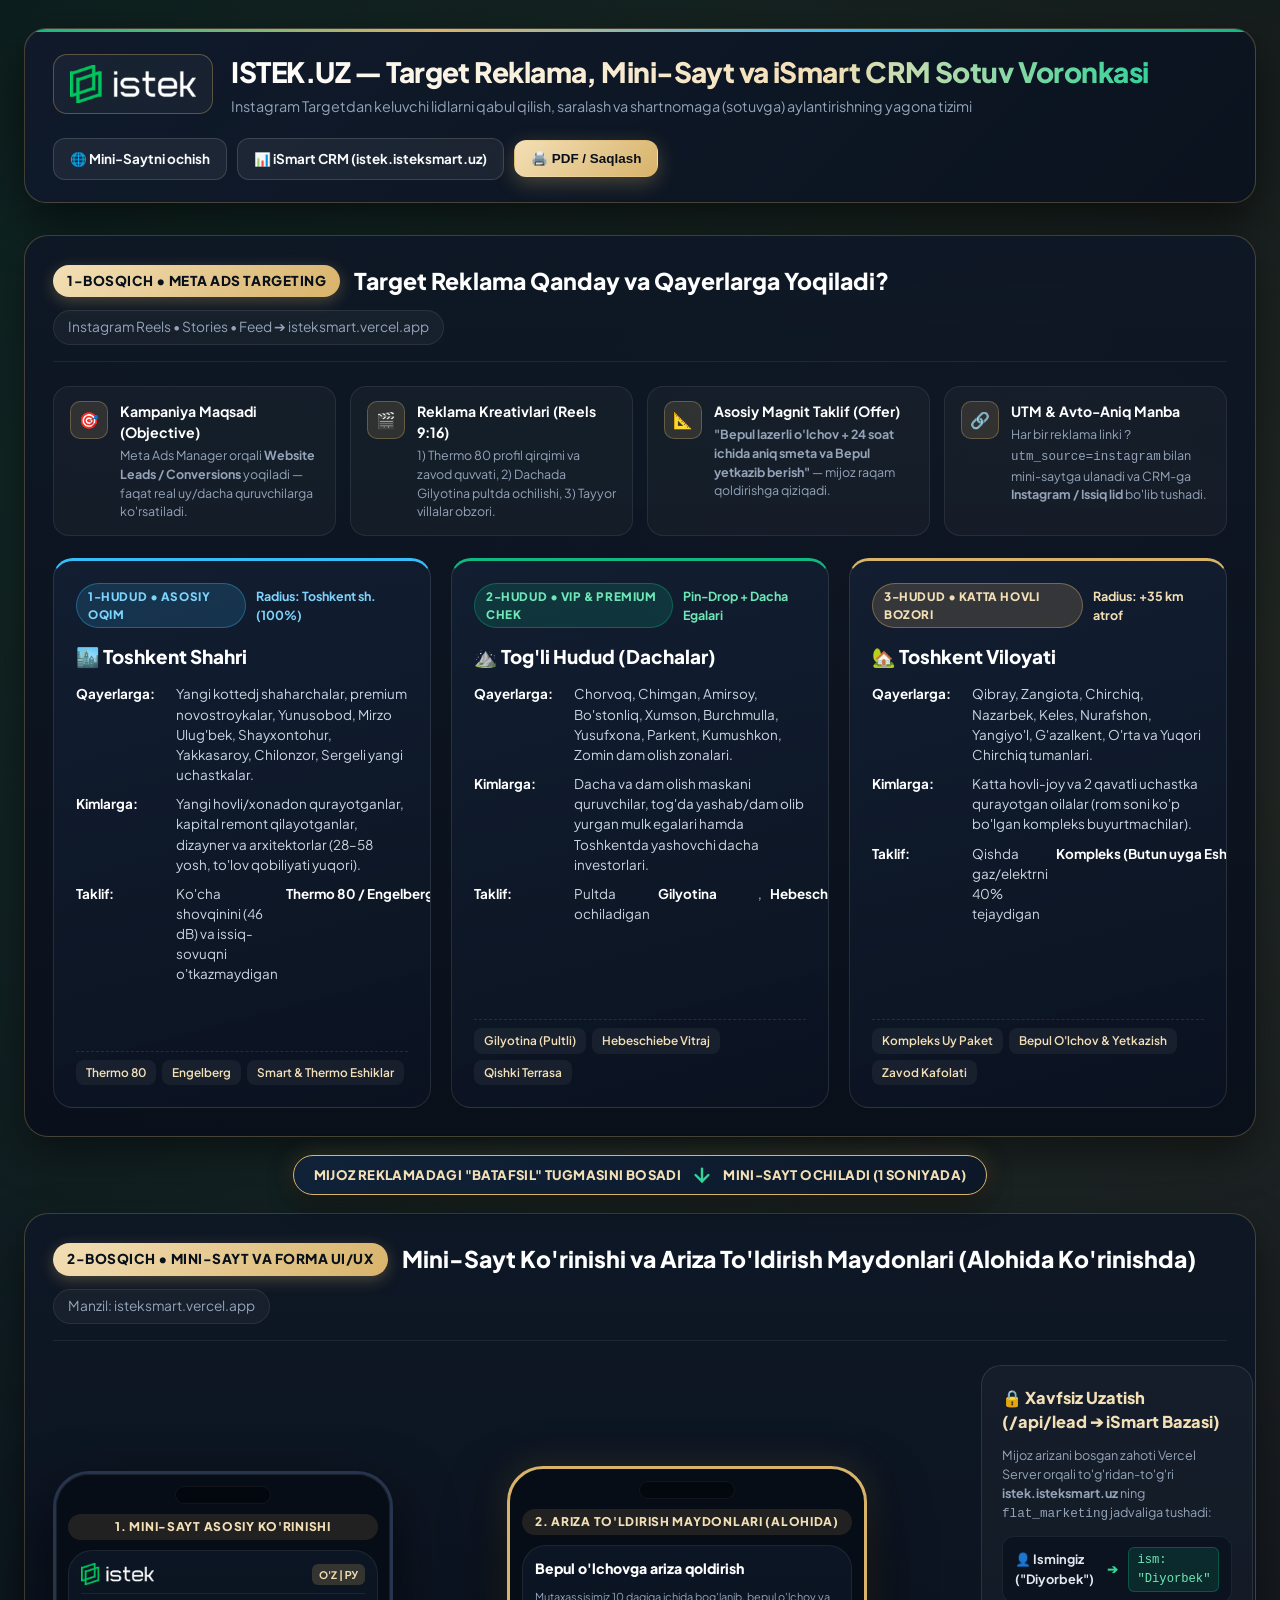
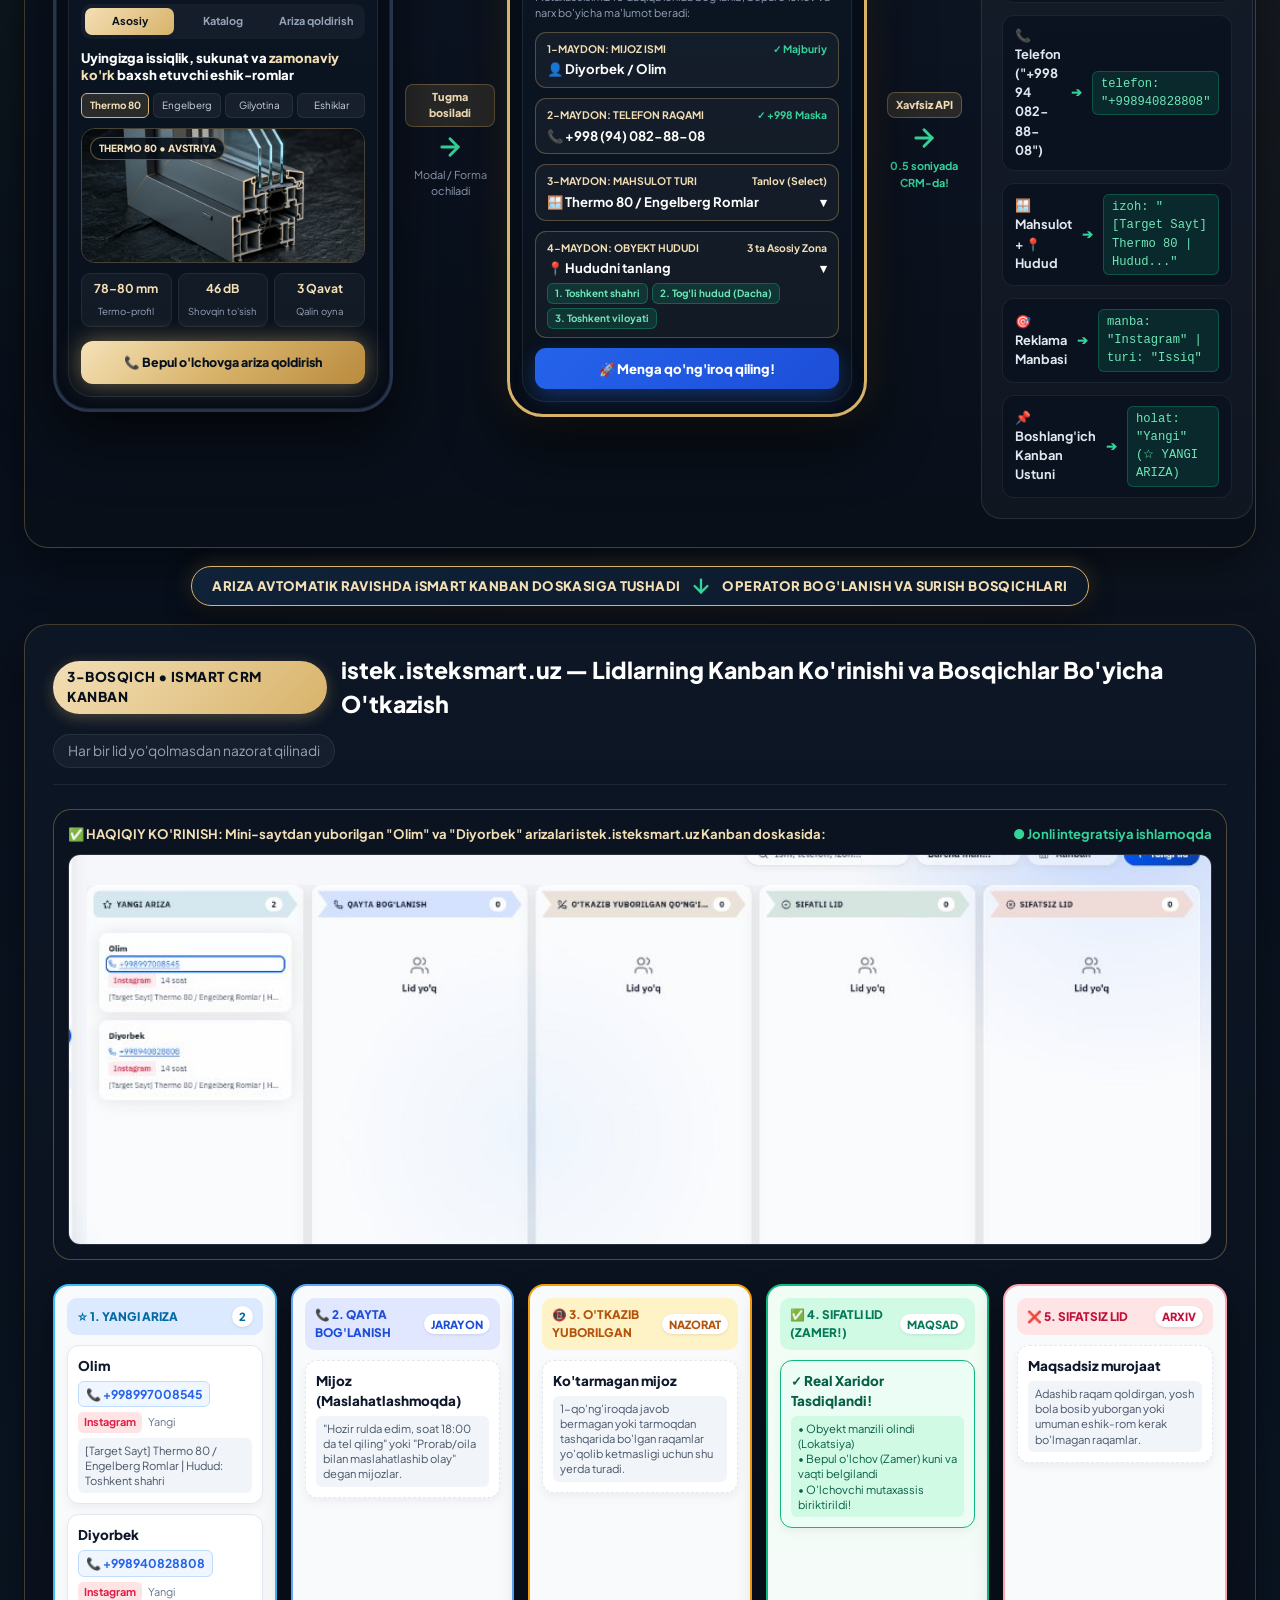
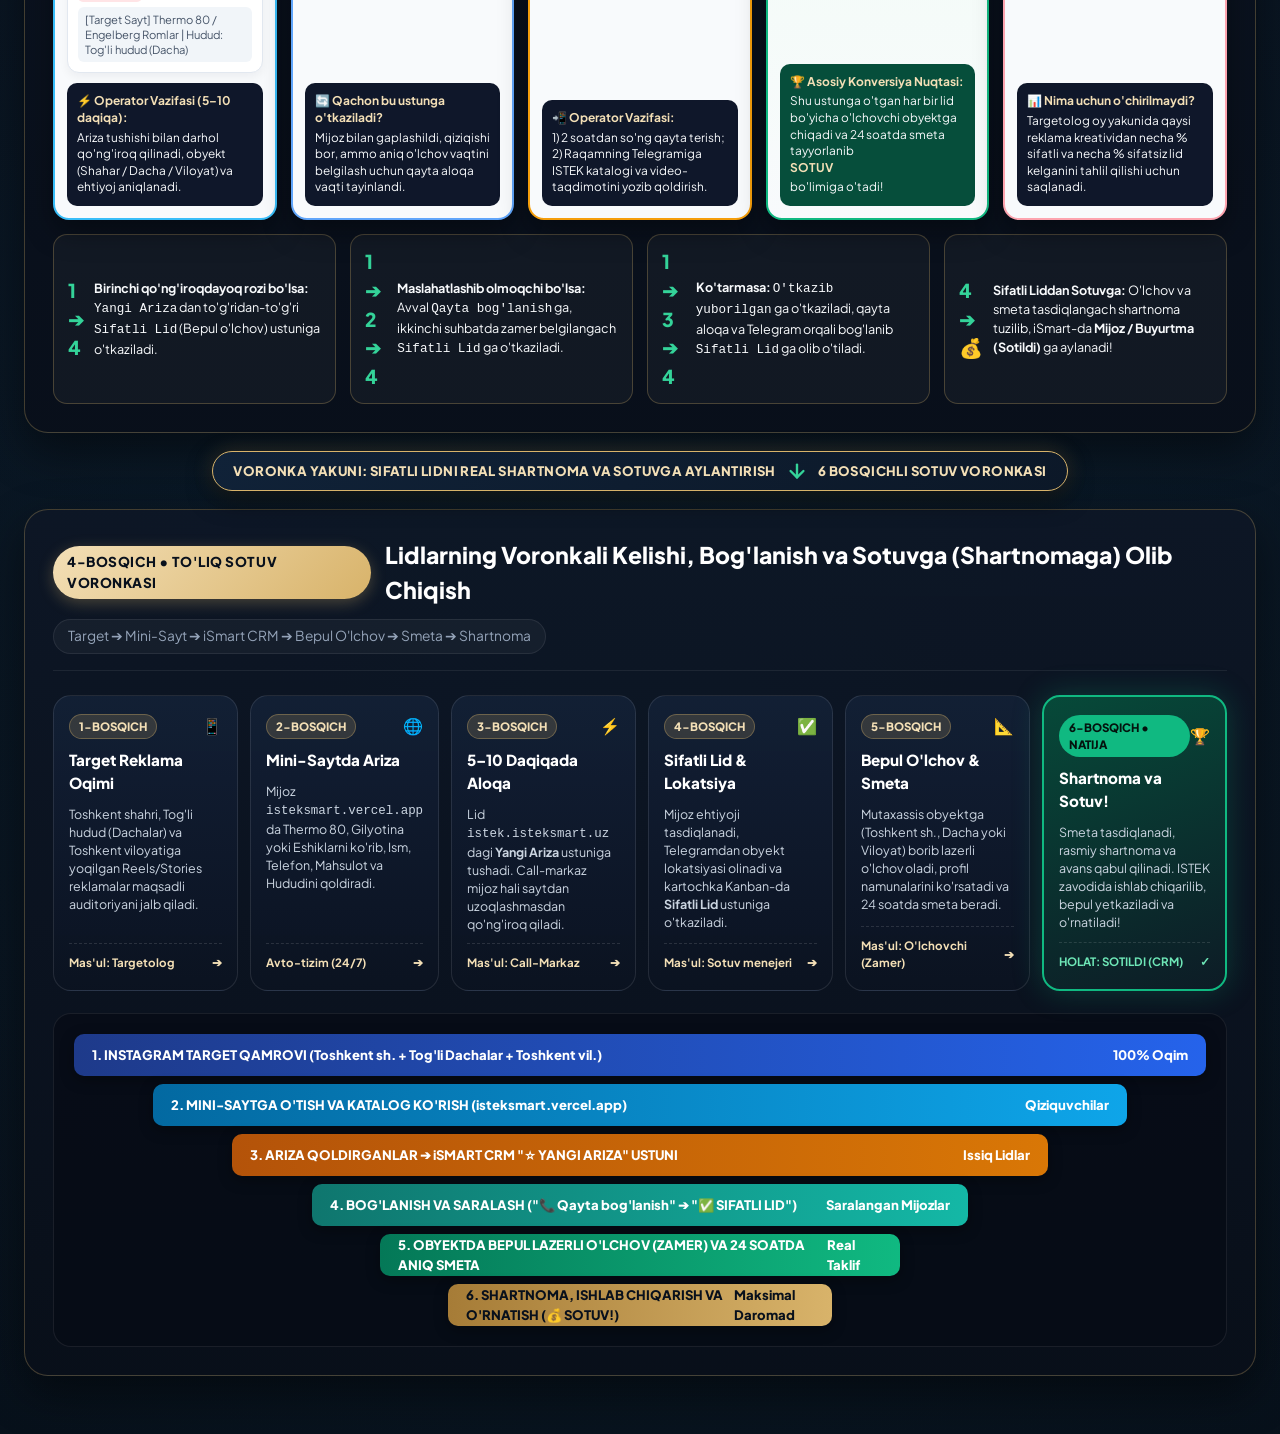
<file: presentation.html>
<!DOCTYPE html>
<html lang="uz">
<head>
  <meta charset="UTF-8" />
  <meta name="viewport" content="width=device-width, initial-scale=1.0" />
  <title>ISTEK.UZ — Target, Mini-Sayt va iSmart CRM Sotuv Voronkasi (Prezentatsiya)</title>
  <link rel="icon" type="image/svg+xml" href="favicon.svg" />
  <link rel="preconnect" href="https://fonts.googleapis.com" />
  <link rel="preconnect" href="https://fonts.gstatic.com" crossorigin />
  <link href="https://fonts.googleapis.com/css2?family=Plus+Jakarta+Sans:wght@400;500;600;700;800&display=swap" rel="stylesheet" />
  <style>
    :root {
      --bg-deep: #060b13;
      --bg-panel: #0d1624;
      --bg-card: rgba(16, 26, 42, 0.88);
      --border-gold: rgba(216, 179, 106, 0.28);
      --border-subtle: rgba(255, 255, 255, 0.08);
      --gold-light: #f3dfb6;
      --gold-main: #d8b36a;
      --gold-dark: #a67c37;
      --emerald-light: #34d399;
      --emerald-main: #10b981;
      --blue-main: #38bdf8;
      --blue-indigo: #3b82f6;
      --amber-main: #f59e0b;
      --rose-main: #f43f5e;
      --text-white: #f8fafc;
      --text-muted: #94a3b8;
      --text-dim: #64748b;
    }

    * {
      box-sizing: border-box;
      margin: 0;
      padding: 0;
    }

    body {
      font-family: 'Plus Jakarta Sans', -apple-system, BlinkMacSystemFont, sans-serif;
      background:
        radial-gradient(circle at 12% 8%, rgba(16, 185, 129, 0.12), transparent 38%),
        radial-gradient(circle at 88% 15%, rgba(216, 179, 106, 0.14), transparent 42%),
        radial-gradient(circle at 50% 85%, rgba(56, 189, 248, 0.09), transparent 45%),
        linear-gradient(180deg, #050911 0%, #09111e 50%, #050911 100%);
      color: var(--text-white);
      min-height: 100vh;
      padding: 28px 24px 60px;
      line-height: 1.5;
    }

    .board-container {
      max-width: 1440px;
      margin: 0 auto;
      display: flex;
      flex-direction: column;
      gap: 32px;
    }

    /* ========================================================================
       HEADER BAR (EXECUTIVE PRESENTATION BANNER)
       ======================================================================== */
    .pres-header {
      display: flex;
      align-items: center;
      justify-content: space-between;
      flex-wrap: wrap;
      gap: 20px;
      padding: 22px 28px;
      background: linear-gradient(135deg, rgba(16, 26, 44, 0.95), rgba(10, 18, 30, 0.92));
      border: 1px solid var(--border-gold);
      border-radius: 22px;
      box-shadow: 0 20px 50px rgba(0, 0, 0, 0.55), inset 0 1px 0 rgba(255, 255, 255, 0.08);
      position: relative;
      overflow: hidden;
    }

    .pres-header::before {
      content: '';
      position: absolute;
      top: 0;
      left: 0;
      right: 0;
      height: 3px;
      background: linear-gradient(90deg, var(--emerald-main), var(--gold-main), var(--blue-main), var(--emerald-main));
    }

    .pres-brand-left {
      display: flex;
      align-items: center;
      gap: 18px;
    }

    .pres-logo-box {
      background: rgba(255, 255, 255, 0.04);
      border: 1px solid rgba(216, 179, 106, 0.35);
      border-radius: 14px;
      padding: 10px 16px;
      display: flex;
      align-items: center;
      justify-content: center;
    }

    .pres-logo-box img {
      height: 38px;
      width: auto;
      object-fit: contain;
    }

    .pres-title-group h1 {
      font-size: clamp(1.25rem, 2.2vw, 1.75rem);
      font-weight: 800;
      letter-spacing: -0.02em;
      background: linear-gradient(90deg, #ffffff 0%, var(--gold-light) 65%, var(--emerald-light) 100%);
      -webkit-background-clip: text;
      -webkit-text-fill-color: transparent;
    }

    .pres-title-group p {
      color: var(--text-muted);
      font-size: 0.9rem;
      margin-top: 3px;
    }

    .pres-actions {
      display: flex;
      align-items: center;
      gap: 10px;
      flex-wrap: wrap;
    }

    .pres-pill-btn {
      display: inline-flex;
      align-items: center;
      gap: 8px;
      padding: 10px 16px;
      border-radius: 12px;
      font-size: 0.84rem;
      font-weight: 700;
      text-decoration: none;
      cursor: pointer;
      transition: all 0.2s ease;
      border: 1px solid rgba(255, 255, 255, 0.14);
      background: rgba(255, 255, 255, 0.06);
      color: var(--text-white);
    }

    .pres-pill-btn:hover {
      border-color: var(--gold-main);
      background: rgba(216, 179, 106, 0.14);
      transform: translateY(-1px);
    }

    .pres-pill-btn.gold {
      background: linear-gradient(135deg, var(--gold-light), var(--gold-main));
      color: #09101b;
      border-color: transparent;
      box-shadow: 0 6px 20px rgba(216, 179, 106, 0.3);
    }

    /* ========================================================================
       SECTION WRAPPER & STEP HEADER
       ======================================================================== */
    .flow-section {
      background: linear-gradient(180deg, rgba(14, 23, 38, 0.92) 0%, rgba(9, 15, 26, 0.94) 100%);
      border: 1px solid var(--border-subtle);
      border-radius: 24px;
      padding: 28px;
      position: relative;
      box-shadow: 0 18px 45px rgba(0, 0, 0, 0.45);
    }

    .flow-section.gold-border {
      border-color: var(--border-gold);
    }

    .sec-top-bar {
      display: flex;
      align-items: center;
      justify-content: space-between;
      flex-wrap: wrap;
      gap: 12px;
      margin-bottom: 24px;
      padding-bottom: 16px;
      border-bottom: 1px solid rgba(255, 255, 255, 0.07);
    }

    .sec-step-title {
      display: flex;
      align-items: center;
      gap: 14px;
    }

    .step-num-badge {
      background: linear-gradient(135deg, var(--gold-light), var(--gold-main));
      color: #08101c;
      font-weight: 800;
      font-size: 0.85rem;
      padding: 6px 14px;
      border-radius: 999px;
      letter-spacing: 0.04em;
      text-transform: uppercase;
      box-shadow: 0 4px 15px rgba(216, 179, 106, 0.3);
    }

    .sec-step-title h2 {
      font-size: clamp(1.15rem, 1.8vw, 1.45rem);
      font-weight: 800;
      color: #ffffff;
    }

    .sec-sub-note {
      font-size: 0.86rem;
      color: var(--text-muted);
      background: rgba(255, 255, 255, 0.04);
      padding: 6px 14px;
      border-radius: 999px;
      border: 1px solid rgba(255, 255, 255, 0.08);
    }

    /* ========================================================================
       CONNECTING VERTICAL & HORIZONTAL ARROWS (STRELKALAR)
       ======================================================================== */
    .flow-arrow-down {
      display: flex;
      flex-direction: column;
      align-items: center;
      justify-content: center;
      margin: -14px 0;
      z-index: 5;
      position: relative;
    }

    .flow-arrow-pill {
      display: inline-flex;
      align-items: center;
      gap: 10px;
      background: linear-gradient(135deg, #102238, #0c1828);
      border: 1.5px solid var(--gold-main);
      color: var(--gold-light);
      padding: 8px 20px;
      border-radius: 999px;
      font-size: 0.82rem;
      font-weight: 800;
      letter-spacing: 0.03em;
      box-shadow: 0 8px 25px rgba(0, 0, 0, 0.6), 0 0 20px rgba(216, 179, 106, 0.22);
    }

    .arrow-svg-bounce {
      width: 22px;
      height: 22px;
      color: var(--emerald-light);
      animation: pulseDown 1.8s infinite ease-in-out;
    }

    @keyframes pulseDown {
      0%, 100% { transform: translateY(-2px); opacity: 0.85; }
      50% { transform: translateY(3px); opacity: 1; }
    }

    @keyframes pulseRight {
      0%, 100% { transform: translateX(-3px); opacity: 0.85; }
      50% { transform: translateX(3px); opacity: 1; }
    }

    /* ========================================================================
       BOSQICH 1: TARGET GEO-HUDUDLAR VA REKLAMA YOQISH STRATEGIYASI
       ======================================================================== */
    .target-top-mechanics {
      display: grid;
      grid-template-columns: repeat(4, 1fr);
      gap: 14px;
      margin-bottom: 22px;
    }

    .mech-item {
      background: rgba(255, 255, 255, 0.03);
      border: 1px solid rgba(255, 255, 255, 0.08);
      border-radius: 16px;
      padding: 14px 16px;
      display: flex;
      align-items: flex-start;
      gap: 12px;
    }

    .mech-icon {
      width: 38px;
      height: 38px;
      border-radius: 10px;
      background: rgba(216, 179, 106, 0.14);
      border: 1px solid rgba(216, 179, 106, 0.32);
      display: flex;
      align-items: center;
      justify-content: center;
      flex-shrink: 0;
      color: var(--gold-light);
    }

    .mech-text h4 {
      font-size: 0.88rem;
      font-weight: 700;
      color: #fff;
      margin-bottom: 3px;
    }

    .mech-text p {
      font-size: 0.78rem;
      color: var(--text-muted);
    }

    .geo-grid-3 {
      display: grid;
      grid-template-columns: repeat(3, 1fr);
      gap: 20px;
    }

    .geo-card {
      background: linear-gradient(165deg, rgba(19, 31, 51, 0.92), rgba(11, 19, 33, 0.95));
      border: 1px solid rgba(255, 255, 255, 0.1);
      border-radius: 20px;
      padding: 22px;
      position: relative;
      overflow: hidden;
      display: flex;
      flex-direction: column;
      gap: 14px;
      transition: transform 0.25s ease, border-color 0.25s ease;
    }

    .geo-card:hover {
      transform: translateY(-3px);
      border-color: var(--gold-main);
    }

    .geo-card.city { border-top: 3px solid var(--blue-main); }
    .geo-card.mountain { border-top: 3px solid var(--emerald-main); }
    .geo-card.region { border-top: 3px solid var(--gold-main); }

    .geo-head {
      display: flex;
      align-items: center;
      justify-content: space-between;
      gap: 10px;
    }

    .geo-badge {
      font-size: 0.73rem;
      font-weight: 800;
      padding: 4px 11px;
      border-radius: 999px;
      text-transform: uppercase;
      letter-spacing: 0.05em;
    }

    .geo-card.city .geo-badge { background: rgba(56, 189, 248, 0.15); color: #7dd3fc; border: 1px solid rgba(56, 189, 248, 0.35); }
    .geo-card.mountain .geo-badge { background: rgba(16, 185, 129, 0.16); color: #6ee7b7; border: 1px solid rgba(16, 185, 129, 0.35); }
    .geo-card.region .geo-badge { background: rgba(216, 179, 106, 0.18); color: var(--gold-light); border: 1px solid rgba(216, 179, 106, 0.4); }

    .geo-title {
      font-size: 1.18rem;
      font-weight: 800;
      color: #ffffff;
      display: flex;
      align-items: center;
      gap: 10px;
    }

    .geo-list {
      list-style: none;
      display: flex;
      flex-direction: column;
      gap: 9px;
      font-size: 0.84rem;
      color: #cbd5e1;
    }

    .geo-list li {
      display: flex;
      align-items: flex-start;
      gap: 8px;
    }

    .geo-list li strong {
      color: #ffffff;
      min-width: 92px;
      flex-shrink: 0;
    }

    .geo-chips {
      display: flex;
      flex-wrap: wrap;
      gap: 6px;
      margin-top: auto;
      padding-top: 8px;
      border-top: 1px dashed rgba(255, 255, 255, 0.1);
    }

    .geo-chip {
      font-size: 0.74rem;
      font-weight: 600;
      padding: 4px 10px;
      border-radius: 8px;
      background: rgba(255, 255, 255, 0.05);
      color: var(--gold-light);
    }

    /* ========================================================================
       BOSQICH 2: MINI-SAYT VA ARIZA TO'LDIRISH MAYDONLARI (ALOHIDA KO'RINISHDA)
       ======================================================================== */
    .screens-showcase-grid {
      display: grid;
      grid-template-columns: 340px 90px 360px 90px 1fr;
      align-items: center;
      gap: 12px;
    }

    /* Phone Frame Mockup */
    .phone-mockup {
      background: #070d17;
      border: 3px solid #26354d;
      border-radius: 36px;
      padding: 12px;
      box-shadow: 0 24px 60px rgba(0, 0, 0, 0.65), inset 0 0 0 1px rgba(255, 255, 255, 0.08);
      position: relative;
    }

    .phone-mockup.highlight-gold {
      border-color: var(--gold-main);
      box-shadow: 0 24px 60px rgba(0, 0, 0, 0.7), 0 0 35px rgba(216, 179, 106, 0.18);
    }

    .phone-notch {
      width: 96px;
      height: 18px;
      background: #03070e;
      border-radius: 999px;
      margin: 0 auto 10px;
      border: 1px solid rgba(255, 255, 255, 0.06);
    }

    .phone-screen-label {
      text-align: center;
      font-size: 0.75rem;
      font-weight: 800;
      text-transform: uppercase;
      letter-spacing: 0.06em;
      color: var(--gold-light);
      margin-bottom: 10px;
      padding: 4px 10px;
      background: rgba(216, 179, 106, 0.12);
      border-radius: 999px;
    }

    .phone-inner {
      background: linear-gradient(180deg, #0b1523 0%, #09111c 100%);
      border: 1px solid rgba(255, 255, 255, 0.08);
      border-radius: 24px;
      padding: 12px;
      display: flex;
      flex-direction: column;
      gap: 10px;
    }

    /* Mockup 1: Mini-Site Home & Catalog */
    .mock-header {
      display: flex;
      align-items: center;
      justify-content: space-between;
      padding-bottom: 8px;
      border-bottom: 1px solid rgba(255, 255, 255, 0.07);
    }

    .mock-header img {
      height: 22px;
    }

    .mock-lang {
      font-size: 0.65rem;
      padding: 3px 7px;
      border-radius: 6px;
      background: rgba(216, 179, 106, 0.2);
      color: var(--gold-light);
      font-weight: 700;
    }

    .mock-nav-tabs {
      display: grid;
      grid-template-columns: repeat(3, 1fr);
      gap: 4px;
      background: rgba(255, 255, 255, 0.04);
      padding: 4px;
      border-radius: 10px;
      font-size: 0.68rem;
      text-align: center;
      font-weight: 700;
    }

    .mock-nav-tab {
      padding: 5px 4px;
      border-radius: 7px;
      color: var(--text-muted);
    }

    .mock-nav-tab.active {
      background: linear-gradient(135deg, var(--gold-light), var(--gold-main));
      color: #09101b;
    }

    .mock-sys-pills {
      display: grid;
      grid-template-columns: repeat(4, 1fr);
      gap: 4px;
      font-size: 0.62rem;
      text-align: center;
    }

    .mock-sys-pills span {
      padding: 4px 2px;
      border-radius: 6px;
      background: rgba(255, 255, 255, 0.05);
      color: #cbd5e1;
      border: 1px solid rgba(255, 255, 255, 0.07);
    }

    .mock-sys-pills span.on {
      border-color: var(--gold-main);
      color: var(--gold-light);
      background: rgba(216, 179, 106, 0.15);
      font-weight: 700;
    }

    .mock-hero-img {
      position: relative;
      height: 135px;
      border-radius: 14px;
      overflow: hidden;
      border: 1px solid rgba(216, 179, 106, 0.3);
    }

    .mock-hero-img img {
      width: 100%;
      height: 100%;
      object-fit: cover;
    }

    .mock-hero-tag {
      position: absolute;
      top: 8px;
      left: 8px;
      background: rgba(7, 13, 23, 0.85);
      color: var(--gold-light);
      font-size: 0.62rem;
      font-weight: 800;
      padding: 3px 8px;
      border-radius: 999px;
      border: 1px solid rgba(216, 179, 106, 0.4);
    }

    .mock-specs-row {
      display: grid;
      grid-template-columns: repeat(3, 1fr);
      gap: 6px;
      text-align: center;
    }

    .mock-spec-box {
      background: rgba(255, 255, 255, 0.04);
      border: 1px solid rgba(255, 255, 255, 0.07);
      border-radius: 9px;
      padding: 5px 4px;
    }

    .mock-spec-box strong {
      display: block;
      font-size: 0.76rem;
      color: var(--gold-light);
    }

    .mock-spec-box span {
      font-size: 0.6rem;
      color: var(--text-muted);
    }

    .mock-glowing-cta {
      margin-top: 4px;
      background: linear-gradient(135deg, #f5e2b8 0%, #d8b36a 50%, #b98b3e 100%);
      color: #08101c;
      font-weight: 800;
      font-size: 0.78rem;
      padding: 12px 10px;
      border-radius: 12px;
      text-align: center;
      box-shadow: 0 0 22px rgba(216, 179, 106, 0.5);
      position: relative;
      overflow: hidden;
    }

    .mock-glowing-cta::after {
      content: '';
      position: absolute;
      top: 0;
      left: -100%;
      width: 60%;
      height: 100%;
      background: linear-gradient(90deg, transparent, rgba(255, 255, 255, 0.65), transparent);
      animation: shimmerSweep 2.6s infinite;
    }

    @keyframes shimmerSweep {
      0% { left: -80%; }
      100% { left: 140%; }
    }

    /* Mockup 2: Separate Lead Form Fields */
    .mock-form-field {
      background: rgba(255, 255, 255, 0.04);
      border: 1px solid rgba(216, 179, 106, 0.32);
      border-radius: 11px;
      padding: 8px 11px;
      position: relative;
    }

    .mock-field-lbl {
      display: flex;
      align-items: center;
      justify-content: space-between;
      font-size: 0.65rem;
      color: var(--gold-light);
      font-weight: 700;
      margin-bottom: 3px;
    }

    .mock-field-val {
      font-size: 0.82rem;
      font-weight: 700;
      color: #ffffff;
      display: flex;
      align-items: center;
      justify-content: space-between;
    }

    .mock-region-options {
      display: flex;
      flex-wrap: wrap;
      gap: 4px;
      margin-top: 5px;
    }

    .mock-reg-tag {
      font-size: 0.62rem;
      padding: 2px 7px;
      border-radius: 6px;
      background: rgba(16, 185, 129, 0.16);
      color: #6ee7b7;
      border: 1px solid rgba(16, 185, 129, 0.35);
      font-weight: 700;
    }

    .mock-submit-btn {
      background: linear-gradient(135deg, #2563eb, #1d4ed8);
      color: #ffffff;
      font-weight: 800;
      font-size: 0.82rem;
      padding: 11px;
      border-radius: 11px;
      text-align: center;
      box-shadow: 0 8px 20px rgba(37, 99, 235, 0.35);
    }

    /* Horizontal Connector Column */
    .horiz-arrow-col {
      display: flex;
      flex-direction: column;
      align-items: center;
      justify-content: center;
      text-align: center;
      gap: 6px;
    }

    .horiz-arrow-badge {
      font-size: 0.68rem;
      font-weight: 800;
      color: var(--gold-light);
      background: rgba(216, 179, 106, 0.14);
      border: 1px solid rgba(216, 179, 106, 0.35);
      padding: 4px 8px;
      border-radius: 8px;
    }

    .horiz-arrow-svg {
      width: 44px;
      height: 28px;
      color: var(--emerald-light);
      animation: pulseRight 1.6s infinite ease-in-out;
    }

    /* Right Panel in Step 2: Field-by-Field Data Mapping to iSmart */
    .mapping-explain-card {
      background: rgba(255, 255, 255, 0.03);
      border: 1px solid rgba(255, 255, 255, 0.1);
      border-radius: 20px;
      padding: 20px;
      display: flex;
      flex-direction: column;
      gap: 12px;
    }

    .mapping-explain-card h3 {
      font-size: 1.02rem;
      font-weight: 800;
      color: var(--gold-light);
    }

    .map-row {
      display: flex;
      align-items: center;
      justify-content: space-between;
      gap: 10px;
      padding: 10px 12px;
      background: rgba(10, 18, 31, 0.85);
      border: 1px solid rgba(255, 255, 255, 0.07);
      border-radius: 12px;
      font-size: 0.8rem;
    }

    .map-from {
      font-weight: 700;
      color: #e2e8f0;
    }

    .map-arrow {
      color: var(--emerald-light);
      font-weight: 800;
    }

    .map-to {
      font-family: monospace;
      font-size: 0.76rem;
      background: rgba(16, 185, 129, 0.14);
      color: #6ee7b7;
      padding: 3px 8px;
      border-radius: 6px;
      border: 1px solid rgba(16, 185, 129, 0.3);
    }

    /* ========================================================================
       BOSQICH 3: iSMART (istek.isteksmart.uz) KANBAN DOSKASI VA BOSQICHLAR O'TKAZISH
       ======================================================================== */
    .kanban-real-screenshot-box {
      background: #0b1320;
      border: 1.5px solid rgba(216, 179, 106, 0.35);
      border-radius: 18px;
      padding: 14px;
      margin-bottom: 24px;
    }

    .screenshot-caption {
      display: flex;
      align-items: center;
      justify-content: space-between;
      flex-wrap: wrap;
      gap: 10px;
      margin-bottom: 10px;
      font-size: 0.82rem;
      color: var(--gold-light);
      font-weight: 700;
    }

    .kanban-real-screenshot-box img {
      width: 100%;
      height: auto;
      border-radius: 12px;
      border: 1px solid rgba(255, 255, 255, 0.12);
      display: block;
    }

    .kanban-flow-5 {
      display: grid;
      grid-template-columns: repeat(5, 1fr);
      gap: 14px;
      position: relative;
    }

    .kb-col {
      background: #f8fafc;
      color: #0f172a;
      border-radius: 16px;
      padding: 12px;
      display: flex;
      flex-direction: column;
      gap: 10px;
      box-shadow: 0 12px 28px rgba(0, 0, 0, 0.35);
      position: relative;
      border: 2px solid transparent;
    }

    .kb-col.col-new { border-color: #38bdf8; }
    .kb-col.col-callback { border-color: #60a5fa; }
    .kb-col.col-missed { border-color: #f59e0b; }
    .kb-col.col-qualified { border-color: #10b981; background: linear-gradient(180deg, #f0fdf4 0%, #f8fafc 100%); }
    .kb-col.col-junk { border-color: #fda4af; }

    .kb-col-header {
      display: flex;
      align-items: center;
      justify-content: space-between;
      padding: 8px 10px;
      border-radius: 10px;
      font-size: 0.74rem;
      font-weight: 800;
      text-transform: uppercase;
    }

    .col-new .kb-col-header { background: #dbeafe; color: #0369a1; }
    .col-callback .kb-col-header { background: #e0e7ff; color: #1d4ed8; }
    .col-missed .kb-col-header { background: #fef3c7; color: #b45309; }
    .col-qualified .kb-col-header { background: #d1fae5; color: #047857; }
    .col-junk .kb-col-header { background: #ffe4e6; color: #be123c; }

    .kb-count {
      background: #ffffff;
      padding: 2px 7px;
      border-radius: 999px;
      font-size: 0.7rem;
      box-shadow: 0 1px 3px rgba(0,0,0,0.1);
    }

    .kb-lead-card {
      background: #ffffff;
      border: 1px solid #e2e8f0;
      border-radius: 12px;
      padding: 10px;
      box-shadow: 0 4px 10px rgba(15, 23, 42, 0.05);
      display: flex;
      flex-direction: column;
      gap: 5px;
    }

    .kb-lead-name {
      font-weight: 800;
      font-size: 0.84rem;
      color: #0f172a;
    }

    .kb-lead-phone {
      font-size: 0.76rem;
      color: #2563eb;
      font-weight: 700;
      background: #eff6ff;
      padding: 3px 7px;
      border-radius: 6px;
      border: 1px solid #bfdbfe;
      display: inline-block;
      width: fit-content;
    }

    .kb-lead-badges {
      display: flex;
      align-items: center;
      gap: 6px;
      font-size: 0.68rem;
    }

    .kb-ig-badge {
      background: #ffe4e6;
      color: #e11d48;
      font-weight: 700;
      padding: 2px 6px;
      border-radius: 5px;
    }

    .kb-lead-note {
      font-size: 0.7rem;
      color: #475569;
      background: #f1f5f9;
      padding: 5px 7px;
      border-radius: 6px;
      line-height: 1.35;
    }

    .kb-rule-box {
      margin-top: auto;
      background: #0f172a;
      color: #f8fafc;
      border-radius: 10px;
      padding: 10px;
      font-size: 0.74rem;
      line-height: 1.4;
    }

    .kb-rule-box strong {
      display: block;
      color: var(--gold-light);
      margin-bottom: 3px;
      font-size: 0.75rem;
    }

    /* Step transition badges between Kanban columns */
    .kb-transition-strip {
      display: grid;
      grid-template-columns: repeat(4, 1fr);
      gap: 14px;
      margin-top: 14px;
    }

    .kb-trans-item {
      background: rgba(255, 255, 255, 0.04);
      border: 1px solid rgba(216, 179, 106, 0.28);
      border-radius: 14px;
      padding: 12px 14px;
      display: flex;
      align-items: center;
      gap: 10px;
      font-size: 0.79rem;
    }

    .kb-trans-arrow {
      font-size: 1.2rem;
      color: var(--emerald-light);
      font-weight: 800;
    }

    /* ========================================================================
       BOSQICH 4: TO'LIQ SOTUV VORONKASI (6 BOSQICHLI VORONKA VA KONVERSIYA)
       ======================================================================== */
    .funnel-wrapper {
      display: grid;
      grid-template-columns: repeat(6, 1fr);
      gap: 12px;
      align-items: stretch;
    }

    .funnel-stage {
      background: linear-gradient(180deg, rgba(19, 32, 54, 0.95) 0%, rgba(11, 19, 33, 0.98) 100%);
      border: 1px solid rgba(255, 255, 255, 0.1);
      border-radius: 18px;
      padding: 18px 15px;
      display: flex;
      flex-direction: column;
      gap: 10px;
      position: relative;
    }

    .funnel-stage.final-sale {
      background: linear-gradient(160deg, rgba(6, 78, 59, 0.92) 0%, rgba(13, 28, 38, 0.96) 100%);
      border: 2px solid var(--emerald-main);
      box-shadow: 0 0 30px rgba(16, 185, 129, 0.25);
    }

    .f-stage-top {
      display: flex;
      align-items: center;
      justify-content: space-between;
    }

    .f-step-num {
      font-size: 0.72rem;
      font-weight: 800;
      padding: 3px 9px;
      border-radius: 999px;
      background: rgba(216, 179, 106, 0.18);
      color: var(--gold-light);
      border: 1px solid rgba(216, 179, 106, 0.35);
    }

    .final-sale .f-step-num {
      background: var(--emerald-main);
      color: #04130e;
      border-color: transparent;
    }

    .f-stage-title {
      font-size: 0.95rem;
      font-weight: 800;
      color: #ffffff;
    }

    .f-stage-desc {
      font-size: 0.78rem;
      color: #cbd5e1;
      line-height: 1.45;
    }

    .f-stage-owner {
      margin-top: auto;
      padding-top: 10px;
      border-top: 1px dashed rgba(255, 255, 255, 0.12);
      font-size: 0.72rem;
      color: var(--gold-light);
      font-weight: 700;
      display: flex;
      align-items: center;
      justify-content: space-between;
    }

    /* Visual Tapered Funnel Bars */
    .visual-funnel-bars {
      margin-top: 22px;
      background: rgba(7, 12, 22, 0.8);
      border: 1px solid rgba(255, 255, 255, 0.08);
      border-radius: 18px;
      padding: 20px;
      display: flex;
      flex-direction: column;
      align-items: center;
      gap: 8px;
    }

    .vf-bar {
      height: 42px;
      border-radius: 10px;
      display: flex;
      align-items: center;
      justify-content: space-between;
      padding: 0 18px;
      font-size: 0.82rem;
      font-weight: 800;
      color: #ffffff;
      box-shadow: 0 4px 14px rgba(0, 0, 0, 0.35);
    }

    .vf-1 { width: 100%; background: linear-gradient(90deg, #1e3a8a, #2563eb); }
    .vf-2 { width: 86%; background: linear-gradient(90deg, #0369a1, #0ea5e9); }
    .vf-3 { width: 72%; background: linear-gradient(90deg, #b45309, #d97706); }
    .vf-4 { width: 58%; background: linear-gradient(90deg, #0f766e, #14b8a6); }
    .vf-5 { width: 46%; background: linear-gradient(90deg, #047857, #10b981); }
    .vf-6 { width: 34%; background: linear-gradient(90deg, #a67c37, #d8b36a); color: #08101c; }

    /* Responsive adjustments */
    @media (max-width: 1200px) {
      .screens-showcase-grid {
        grid-template-columns: 1fr;
        justify-items: center;
      }
      .horiz-arrow-svg {
        transform: rotate(90deg);
      }
      .kanban-flow-5 {
        grid-template-columns: repeat(2, 1fr);
      }
      .funnel-wrapper {
        grid-template-columns: repeat(3, 1fr);
      }
      .geo-grid-3 {
        grid-template-columns: 1fr;
      }
      .target-top-mechanics {
        grid-template-columns: repeat(2, 1fr);
      }
      .kb-transition-strip {
        grid-template-columns: repeat(2, 1fr);
      }
    }

    @media (max-width: 768px) {
      body { padding: 14px 10px 40px; }
      .flow-section { padding: 18px 14px; }
      .kanban-flow-5,
      .funnel-wrapper,
      .target-top-mechanics,
      .kb-transition-strip {
        grid-template-columns: 1fr;
      }
      .vf-1, .vf-2, .vf-3, .vf-4, .vf-5, .vf-6 {
        width: 100%;
        font-size: 0.74rem;
      }
    }

    @media print {
      body {
        background: #060b13 !important;
        -webkit-print-color-adjust: exact;
        print-color-adjust: exact;
        padding: 0;
      }
      .pres-actions { display: none !important; }
    }
  </style>
</head>
<body>

  <div class="board-container">

    <!-- ======================================================================
         TOP PRESENTATION HEADER
         ====================================================================== -->
    <header class="pres-header">
      <div class="pres-brand-left">
        <div class="pres-logo-box">
          <img src="assets/istek-logo.png" alt="ISTEK Logo" />
        </div>
        <div class="pres-title-group">
          <h1>ISTEK.UZ — Target Reklama, Mini-Sayt va iSmart CRM Sotuv Voronkasi</h1>
          <p>Instagram Targetdan keluvchi lidlarni qabul qilish, saralash va shartnomaga (sotuvga) aylantirishning yagona tizimi</p>
        </div>
      </div>
      <div class="pres-actions">
        <a href="index.html" target="_blank" class="pres-pill-btn">
          <span>🌐 Mini-Saytni ochish</span>
        </a>
        <a href="https://istek.isteksmart.uz" target="_blank" class="pres-pill-btn">
          <span>📊 iSmart CRM (istek.isteksmart.uz)</span>
        </a>
        <button type="button" class="pres-pill-btn gold" onclick="window.print()">
          <span>🖨️ PDF / Saqlash</span>
        </button>
      </div>
    </header>

    <!-- ======================================================================
         1-BOSQICH: TARGET QANDAY VA QAYERLARGA YOQILADI? (3 TA ASOSIY GEO-HUDUD)
         ====================================================================== -->
    <section class="flow-section gold-border">
      <div class="sec-top-bar">
        <div class="sec-step-title">
          <span class="step-num-badge">1-BOSQICH • META ADS TARGETING</span>
          <h2>Target Reklama Qanday va Qayerlarga Yoqiladi?</h2>
        </div>
        <span class="sec-sub-note">Instagram Reels • Stories • Feed ➔ isteksmart.vercel.app</span>
      </div>

      <!-- 4 Core Mechanics of Launching Target -->
      <div class="target-top-mechanics">
        <div class="mech-item">
          <div class="mech-icon">🎯</div>
          <div class="mech-text">
            <h4>Kampaniya Maqsadi (Objective)</h4>
            <p>Meta Ads Manager orqali <strong>Website Leads / Conversions</strong> yoqiladi — faqat real uy/dacha quruvchilarga ko'rsatiladi.</p>
          </div>
        </div>
        <div class="mech-item">
          <div class="mech-icon">🎬</div>
          <div class="mech-text">
            <h4>Reklama Kreativlari (Reels 9:16)</h4>
            <p>1) Thermo 80 profil qirqimi va zavod quvvati, 2) Dachada Gilyotina pultda ochilishi, 3) Tayyor villalar obzori.</p>
          </div>
        </div>
        <div class="mech-item">
          <div class="mech-icon">📐</div>
          <div class="mech-text">
            <h4>Asosiy Magnit Taklif (Offer)</h4>
            <p><strong>"Bepul lazerli o'lchov + 24 soat ichida aniq smeta va Bepul yetkazib berish"</strong> — mijoz raqam qoldirishga qiziqadi.</p>
          </div>
        </div>
        <div class="mech-item">
          <div class="mech-icon">🔗</div>
          <div class="mech-text">
            <h4>UTM & Avto-Aniq Manba</h4>
            <p>Har bir reklama linki <code>?utm_source=instagram</code> bilan mini-saytga ulanadi va CRM-ga <strong>Instagram / Issiq lid</strong> bo'lib tushadi.</p>
          </div>
        </div>
      </div>

      <!-- 3 Targeted Geographical Zones -->
      <div class="geo-grid-3">
        <!-- Zone 1: Tashkent City -->
        <div class="geo-card city">
          <div class="geo-head">
            <span class="geo-badge">1-HUDUD • ASOSIY OQIM</span>
            <span style="font-size: 0.78rem; color: #7dd3fc; font-weight: 700;">Radius: Toshkent sh. (100%)</span>
          </div>
          <div class="geo-title">🏙️ Toshkent Shahri</div>
          <ul class="geo-list">
            <li><strong>Qayerlarga:</strong> Yangi kottedj shaharchalar, premium novostroykalar, Yunusobod, Mirzo Ulug'bek, Shayxontohur, Yakkasaroy, Chilonzor, Sergeli yangi uchastkalar.</li>
            <li><strong>Kimlarga:</strong> Yangi hovli/xonadon qurayotganlar, kapital remont qilayotganlar, dizayner va arxitektorlar (28–58 yosh, to'lov qobiliyati yuqori).</li>
            <li><strong>Taklif:</strong> Ko'cha shovqinini (46 dB) va issiq-sovuqni o'tkazmaydigan <strong>Thermo 80 / Engelberg</strong> hamda <strong>Smart Eshiklar</strong>.</li>
          </ul>
          <div class="geo-chips">
            <span class="geo-chip">Thermo 80</span>
            <span class="geo-chip">Engelberg</span>
            <span class="geo-chip">Smart & Thermo Eshiklar</span>
          </div>
        </div>

        <!-- Zone 2: Mountain Dachas & Resorts -->
        <div class="geo-card mountain">
          <div class="geo-head">
            <span class="geo-badge">2-HUDUD • VIP & PREMIUM CHEK</span>
            <span style="font-size: 0.78rem; color: #6ee7b7; font-weight: 700;">Pin-Drop + Dacha Egalari</span>
          </div>
          <div class="geo-title">⛰️ Tog'li Hudud (Dachalar)</div>
          <ul class="geo-list">
            <li><strong>Qayerlarga:</strong> Chorvoq, Chimgan, Amirsoy, Bo'stonliq, Xumson, Burchmulla, Yusufxona, Parkent, Kumushkon, Zomin dam olish zonalari.</li>
            <li><strong>Kimlarga:</strong> Dacha va dam olish maskani quruvchilar, tog'da yashab/dam olib yurgan mulk egalari hamda Toshkentda yashovchi dacha investorlari.</li>
            <li><strong>Taklif:</strong> Pultda ochiladigan <strong>Gilyotina</strong>, <strong>Hebeschiebe</strong> suriluvchi panoramali vitrajlar va tog' sovug'iga chidamli <strong>Thermo 80</strong>.</li>
          </ul>
          <div class="geo-chips">
            <span class="geo-chip">Gilyotina (Pultli)</span>
            <span class="geo-chip">Hebeschiebe Vitraj</span>
            <span class="geo-chip">Qishki Terrasa</span>
          </div>
        </div>

        <!-- Zone 3: Tashkent Region -->
        <div class="geo-card region">
          <div class="geo-head">
            <span class="geo-badge">3-HUDUD • KATTA HOVLI BOZORI</span>
            <span style="font-size: 0.78rem; color: var(--gold-light); font-weight: 700;">Radius: +35 km atrof</span>
          </div>
          <div class="geo-title">🏡 Toshkent Viloyati</div>
          <ul class="geo-list">
            <li><strong>Qayerlarga:</strong> Qibray, Zangiota, Chirchiq, Nazarbek, Keles, Nurafshon, Yangiyo'l, G'azalkent, O'rta va Yuqori Chirchiq tumanlari.</li>
            <li><strong>Kimlarga:</strong> Katta hovli-joy va 2 qavatli uchastka qurayotgan oilalar (rom soni ko'p bo'lgan kompleks buyurtmachilar).</li>
            <li><strong>Taklif:</strong> Qishda gaz/elektrni 40% tejaydigan <strong>Kompleks (Butun uyga Eshik + Rom)</strong> + Bepul o'lchov va bepul yetkazib berish!</li>
          </ul>
          <div class="geo-chips">
            <span class="geo-chip">Kompleks Uy Paket</span>
            <span class="geo-chip">Bepul O'lchov & Yetkazish</span>
            <span class="geo-chip">Zavod Kafolati</span>
          </div>
        </div>
      </div>
    </section>

    <!-- ARROW 1 -> 2 -->
    <div class="flow-arrow-down">
      <div class="flow-arrow-pill">
        <span>MIJOZ REKLAMADAGI "BATAFSIL" TUGMASINI BOSADI</span>
        <svg class="arrow-svg-bounce" viewBox="0 0 24 24" fill="none" stroke="currentColor" stroke-width="2.6" stroke-linecap="round" stroke-linejoin="round">
          <line x1="12" y1="5" x2="12" y2="19"></line>
          <polyline points="19 12 12 19 5 12"></polyline>
        </svg>
        <span>MINI-SAYT OCHILADI (1 SONIYADA)</span>
      </div>
    </div>

    <!-- ======================================================================
         2-BOSQICH: MINI-SAYT KO'RINISHI VA ARIZA TO'LDIRISH MAYDONLARI (ALOHIDA)
         ====================================================================== -->
    <section class="flow-section gold-border">
      <div class="sec-top-bar">
        <div class="sec-step-title">
          <span class="step-num-badge">2-BOSQICH • MINI-SAYT VA FORMA UI/UX</span>
          <h2>Mini-Sayt Ko'rinishi va Ariza To'ldirish Maydonlari (Alohida Ko'rinishda)</h2>
        </div>
        <span class="sec-sub-note">Manzil: isteksmart.vercel.app</span>
      </div>

      <div class="screens-showcase-grid">
        <!-- PHONE 1: MINI-SITE LANDING VIEW -->
        <div class="phone-mockup">
          <div class="phone-notch"></div>
          <div class="phone-screen-label">1. Mini-Sayt Asosiy Ko'rinishi</div>
          <div class="phone-inner">
            <div class="mock-header">
              <img src="assets/istek-logo.png" alt="ISTEK" />
              <span class="mock-lang">O'Z | РУ</span>
            </div>
            <div class="mock-nav-tabs">
              <div class="mock-nav-tab active">Asosiy</div>
              <div class="mock-nav-tab">Katalog</div>
              <div class="mock-nav-tab">Ariza qoldirish</div>
            </div>
            <div style="font-size: 0.82rem; font-weight: 800; color: #fff; line-height: 1.3;">
              Uyingizga issiqlik, sukunat va <span style="color: var(--gold-light);">zamonaviy ko'rk</span> baxsh etuvchi eshik-romlar
            </div>
            <div class="mock-sys-pills">
              <span class="on">Thermo 80</span>
              <span>Engelberg</span>
              <span>Gilyotina</span>
              <span>Eshiklar</span>
            </div>
            <div class="mock-hero-img">
              <img src="assets/thermo-80.jpg" alt="Thermo 80" />
              <span class="mock-hero-tag">THERMO 80 • AVSTRIYA</span>
            </div>
            <div class="mock-specs-row">
              <div class="mock-spec-box">
                <strong>78–80 mm</strong>
                <span>Termo-profil</span>
              </div>
              <div class="mock-spec-box">
                <strong>46 dB</strong>
                <span>Shovqin to'sish</span>
              </div>
              <div class="mock-spec-box">
                <strong>3 Qavat</strong>
                <span>Qalin oyna</span>
              </div>
            </div>
            <div class="mock-glowing-cta">
              📞 Bepul o'lchovga ariza qoldirish
            </div>
          </div>
        </div>

        <!-- CONNECTOR ARROW 1 -> 2 -->
        <div class="horiz-arrow-col">
          <span class="horiz-arrow-badge">Tugma bosiladi</span>
          <svg class="horiz-arrow-svg" viewBox="0 0 24 24" fill="none" stroke="currentColor" stroke-width="2.5" stroke-linecap="round" stroke-linejoin="round">
            <line x1="5" y1="12" x2="19" y2="12"></line>
            <polyline points="12 5 19 12 12 19"></polyline>
          </svg>
          <span style="font-size: 0.68rem; color: var(--text-muted);">Modal / Forma ochiladi</span>
        </div>

        <!-- PHONE 2: SEPARATE FORM FIELDS VIEW -->
        <div class="phone-mockup highlight-gold">
          <div class="phone-notch"></div>
          <div class="phone-screen-label">2. Ariza To'ldirish Maydonlari (Alohida)</div>
          <div class="phone-inner">
            <div style="font-size: 0.88rem; font-weight: 800; color: #fff;">
              Bepul o'lchovga ariza qoldirish
            </div>
            <div style="font-size: 0.68rem; color: var(--text-muted);">
              Mutaxassisimiz 10 daqiqa ichida bog'lanib, bepul o'lchov va narx bo'yicha ma'lumot beradi:
            </div>

            <!-- Field 1: Name -->
            <div class="mock-form-field">
              <div class="mock-field-lbl">
                <span>1-MAYDON: MIJOZ ISMI</span>
                <span style="color: var(--emerald-light);">✓ Majburiy</span>
              </div>
              <div class="mock-field-val">
                <span>👤 Diyorbek / Olim</span>
              </div>
            </div>

            <!-- Field 2: Phone -->
            <div class="mock-form-field">
              <div class="mock-field-lbl">
                <span>2-MAYDON: TELEFON RAQAMI</span>
                <span style="color: var(--emerald-light);">✓ +998 Maska</span>
              </div>
              <div class="mock-field-val">
                <span>📞 +998 (94) 082-88-08</span>
              </div>
            </div>

            <!-- Field 3: Product -->
            <div class="mock-form-field">
              <div class="mock-field-lbl">
                <span>3-MAYDON: MAHSULOT TURI</span>
                <span>Tanlov (Select)</span>
              </div>
              <div class="mock-field-val">
                <span>🪟 Thermo 80 / Engelberg Romlar</span>
                <span>▾</span>
              </div>
            </div>

            <!-- Field 4: Region -->
            <div class="mock-form-field">
              <div class="mock-field-lbl">
                <span>4-MAYDON: OBYEKT HUDUDI</span>
                <span>3 ta Asosiy Zona</span>
              </div>
              <div class="mock-field-val">
                <span>📍 Hududni tanlang</span>
                <span>▾</span>
              </div>
              <div class="mock-region-options">
                <span class="mock-reg-tag">1. Toshkent shahri</span>
                <span class="mock-reg-tag">2. Tog'li hudud (Dacha)</span>
                <span class="mock-reg-tag">3. Toshkent viloyati</span>
              </div>
            </div>

            <div class="mock-submit-btn">
              🚀 Menga qo'ng'iroq qiling!
            </div>
          </div>
        </div>

        <!-- CONNECTOR ARROW 2 -> 3 -->
        <div class="horiz-arrow-col">
          <span class="horiz-arrow-badge">Xavfsiz API</span>
          <svg class="horiz-arrow-svg" viewBox="0 0 24 24" fill="none" stroke="currentColor" stroke-width="2.5" stroke-linecap="round" stroke-linejoin="round">
            <line x1="5" y1="12" x2="19" y2="12"></line>
            <polyline points="12 5 19 12 12 19"></polyline>
          </svg>
          <span style="font-size: 0.68rem; color: var(--emerald-light); font-weight: 700;">0.5 soniyada CRM-da!</span>
        </div>

        <!-- PANEL 3: HOW FIELDS MAP TO iSMART CRM -->
        <div class="mapping-explain-card">
          <h3>🔒 Xavfsiz Uzatish (/api/lead ➔ iSmart Bazasi)</h3>
          <p style="font-size: 0.79rem; color: var(--text-muted);">
            Mijoz arizani bosgan zahoti Vercel Server orqali to'g'ridan-to'g'ri <strong>istek.isteksmart.uz</strong> ning <code>flat_marketing</code> jadvaliga tushadi:
          </p>
          <div class="map-row">
            <span class="map-from">👤 Ismingiz ("Diyorbek")</span>
            <span class="map-arrow">➔</span>
            <span class="map-to">ism: "Diyorbek"</span>
          </div>
          <div class="map-row">
            <span class="map-from">📞 Telefon ("+998 94 082-88-08")</span>
            <span class="map-arrow">➔</span>
            <span class="map-to">telefon: "+998940828808"</span>
          </div>
          <div class="map-row">
            <span class="map-from">🪟 Mahsulot + 📍 Hudud</span>
            <span class="map-arrow">➔</span>
            <span class="map-to">izoh: "[Target Sayt] Thermo 80 | Hudud..."</span>
          </div>
          <div class="map-row">
            <span class="map-from">🎯 Reklama Manbasi</span>
            <span class="map-arrow">➔</span>
            <span class="map-to">manba: "Instagram" | turi: "Issiq"</span>
          </div>
          <div class="map-row">
            <span class="map-from">📌 Boshlang'ich Kanban Ustuni</span>
            <span class="map-arrow">➔</span>
            <span class="map-to">holat: "Yangi" (☆ YANGI ARIZA)</span>
          </div>
        </div>
      </div>
    </section>

    <!-- ARROW 2 -> 3 -->
    <div class="flow-arrow-down">
      <div class="flow-arrow-pill">
        <span>ARIZA AVTOMATIK RAVISHDA iSMART KANBAN DOSKASIGA TUSHADI</span>
        <svg class="arrow-svg-bounce" viewBox="0 0 24 24" fill="none" stroke="currentColor" stroke-width="2.6" stroke-linecap="round" stroke-linejoin="round">
          <line x1="12" y1="5" x2="12" y2="19"></line>
          <polyline points="19 12 12 19 5 12"></polyline>
        </svg>
        <span>OPERATOR BOG'LANISH VA SURISH BOSQICHLARI</span>
      </div>
    </div>

    <!-- ======================================================================
         3-BOSQICH: iSMART (istek.isteksmart.uz) KANBAN KO'RINISHI VA BOSQICHLAR O'TKAZISH
         ====================================================================== -->
    <section class="flow-section gold-border">
      <div class="sec-top-bar">
        <div class="sec-step-title">
          <span class="step-num-badge">3-BOSQICH • iSMART CRM KANBAN</span>
          <h2>istek.isteksmart.uz — Lidlarning Kanban Ko'rinishi va Bosqichlar Bo'yicha O'tkazish</h2>
        </div>
        <span class="sec-sub-note">Har bir lid yo'qolmasdan nazorat qilinadi</span>
      </div>

      <!-- Real Uploaded Screenshot from User's istek.isteksmart.uz -->
      <div class="kanban-real-screenshot-box">
        <div class="screenshot-caption">
          <span>✅ HAQIQIY KO'RINISH: Mini-saytdan yuborilgan "Olim" va "Diyorbek" arizalari istek.isteksmart.uz Kanban doskasida:</span>
          <span style="color: var(--emerald-light);">● Jonli integratsiya ishlamoqda</span>
        </div>
        <img src="assets/ismart-kanban.jpg" alt="istek.isteksmart.uz Kanban Lidlar" />
      </div>

      <!-- Detailed 5-Column Kanban Workflow with Operational Rules -->
      <div class="kanban-flow-5">
        <!-- Column 1: YANGI ARIZA -->
        <div class="kb-col col-new">
          <div class="kb-col-header">
            <span>☆ 1. YANGI ARIZA</span>
            <span class="kb-count">2</span>
          </div>
          <div class="kb-lead-card">
            <div class="kb-lead-name">Olim</div>
            <div class="kb-lead-phone">📞 +998997008545</div>
            <div class="kb-lead-badges">
              <span class="kb-ig-badge">Instagram</span>
              <span style="color:#64748b;">Yangi</span>
            </div>
            <div class="kb-lead-note">[Target Sayt] Thermo 80 / Engelberg Romlar | Hudud: Toshkent shahri</div>
          </div>
          <div class="kb-lead-card">
            <div class="kb-lead-name">Diyorbek</div>
            <div class="kb-lead-phone">📞 +998940828808</div>
            <div class="kb-lead-badges">
              <span class="kb-ig-badge">Instagram</span>
              <span style="color:#64748b;">Yangi</span>
            </div>
            <div class="kb-lead-note">[Target Sayt] Thermo 80 / Engelberg Romlar | Hudud: Tog'li hudud (Dacha)</div>
          </div>
          <div class="kb-rule-box">
            <strong>⚡ Operator Vazifasi (5–10 daqiqa):</strong>
            Ariza tushishi bilan darhol qo'ng'iroq qilinadi, obyekt (Shahar / Dacha / Viloyat) va ehtiyoj aniqlanadi.
          </div>
        </div>

        <!-- Column 2: QAYTA BOG'LANISH -->
        <div class="kb-col col-callback">
          <div class="kb-col-header">
            <span>📞 2. QAYTA BOG'LANISH</span>
            <span class="kb-count">Jarayon</span>
          </div>
          <div class="kb-lead-card" style="border-style: dashed;">
            <div class="kb-lead-name">Mijoz (Maslahatlashmoqda)</div>
            <div class="kb-lead-note">
              "Hozir rulda edim, soat 18:00 da tel qiling" yoki "Prorab/oila bilan maslahatlashib olay" degan mijozlar.
            </div>
          </div>
          <div class="kb-rule-box">
            <strong>🔄 Qachon bu ustunga o'tkaziladi?</strong>
            Mijoz bilan gaplashildi, qiziqishi bor, ammo aniq o'lchov vaqtini belgilash uchun qayta aloqa vaqti tayinlandi.
          </div>
        </div>

        <!-- Column 3: O'TKAZIB YUBORILGAN QO'NG'IROQ -->
        <div class="kb-col col-missed">
          <div class="kb-col-header">
            <span>📵 3. O'TKAZIB YUBORILGAN</span>
            <span class="kb-count">Nazorat</span>
          </div>
          <div class="kb-lead-card" style="border-style: dashed;">
            <div class="kb-lead-name">Ko'tarmagan mijoz</div>
            <div class="kb-lead-note">
              1-qo'ng'iroqda javob bermagan yoki tarmoqdan tashqarida bo'lgan raqamlar yo'qolib ketmasligi uchun shu yerda turadi.
            </div>
          </div>
          <div class="kb-rule-box">
            <strong>📲 Operator Vazifasi:</strong>
            1) 2 soatdan so'ng qayta terish;<br/>
            2) Raqamning Telegramiga ISTEK katalogi va video-taqdimotini yozib qoldirish.
          </div>
        </div>

        <!-- Column 4: SIFATLI LID -->
        <div class="kb-col col-qualified">
          <div class="kb-col-header">
            <span>✅ 4. SIFATLI LID (ZAMER!)</span>
            <span class="kb-count">Maqsad</span>
          </div>
          <div class="kb-lead-card" style="border-color: #10b981; background: #ecfdf5;">
            <div class="kb-lead-name" style="color: #065f46;">✓ Real Xaridor Tasdiqlandi!</div>
            <div class="kb-lead-note" style="background: #d1fae5; color: #065f46;">
              • Obyekt manzili olindi (Lokatsiya)<br/>
              • Bepul o'lchov (Zamer) kuni va vaqti belgilandi<br/>
              • O'lchovchi mutaxassis biriktirildi!
            </div>
          </div>
          <div class="kb-rule-box" style="background: #064e3b;">
            <strong>🏆 Asosiy Konversiya Nuqtasi:</strong>
            Shu ustunga o'tgan har bir lid bo'yicha o'lchovchi obyektga chiqadi va 24 soatda smeta tayyorlanib <strong>SOTUV</strong> bo'limiga o'tadi!
          </div>
        </div>

        <!-- Column 5: SIFATSIZ LID -->
        <div class="kb-col col-junk">
          <div class="kb-col-header">
            <span>❌ 5. SIFATSIZ LID</span>
            <span class="kb-count">Arxiv</span>
          </div>
          <div class="kb-lead-card" style="border-style: dashed;">
            <div class="kb-lead-name">Maqsadsiz murojaat</div>
            <div class="kb-lead-note">
              Adashib raqam qoldirgan, yosh bola bosib yuborgan yoki umuman eshik-rom kerak bo'lmagan raqamlar.
            </div>
          </div>
          <div class="kb-rule-box">
            <strong>📊 Nima uchun o'chirilmaydi?</strong>
            Targetolog oy yakunida qaysi reklama kreatividan necha % sifatli va necha % sifatsiz lid kelganini tahlil qilishi uchun saqlanadi.
          </div>
        </div>
      </div>

      <!-- Arrows explaining column movement -->
      <div class="kb-transition-strip">
        <div class="kb-trans-item">
          <span class="kb-trans-arrow">1 ➔ 4</span>
          <div><strong>Birinchi qo'ng'iroqdayoq rozi bo'lsa:</strong> <code>Yangi Ariza</code> dan to'g'ridan-to'g'ri <code>Sifatli Lid</code> (Bepul o'lchov) ustuniga o'tkaziladi.</div>
        </div>
        <div class="kb-trans-item">
          <span class="kb-trans-arrow">1 ➔ 2 ➔ 4</span>
          <div><strong>Maslahatlashib olmoqchi bo'lsa:</strong> Avval <code>Qayta bog'lanish</code> ga, ikkinchi suhbatda zamer belgilangach <code>Sifatli Lid</code> ga o'tkaziladi.</div>
        </div>
        <div class="kb-trans-item">
          <span class="kb-trans-arrow">1 ➔ 3 ➔ 4</span>
          <div><strong>Ko'tarmasa:</strong> <code>O'tkazib yuborilgan</code> ga o'tkaziladi, qayta aloqa va Telegram orqali bog'lanib <code>Sifatli Lid</code> ga olib o'tiladi.</div>
        </div>
        <div class="kb-trans-item">
          <span class="kb-trans-arrow">4 ➔ 💰</span>
          <div><strong>Sifatli Liddan Sotuvga:</strong> O'lchov va smeta tasdiqlangach shartnoma tuzilib, iSmart-da <strong>Mijoz / Buyurtma (Sotildi)</strong> ga aylanadi!</div>
        </div>
      </div>
    </section>

    <!-- ARROW 3 -> 4 -->
    <div class="flow-arrow-down">
      <div class="flow-arrow-pill">
        <span>VORONKA YAKUNI: SIFATLI LIDNI REAL SHARTNOMA VA SOTUVGA AYLANTIRISH</span>
        <svg class="arrow-svg-bounce" viewBox="0 0 24 24" fill="none" stroke="currentColor" stroke-width="2.6" stroke-linecap="round" stroke-linejoin="round">
          <line x1="12" y1="5" x2="12" y2="19"></line>
          <polyline points="19 12 12 19 5 12"></polyline>
        </svg>
        <span>6 BOSQICHLI SOTUV VORONKASI</span>
      </div>
    </div>

    <!-- ======================================================================
         4-BOSQICH: TO'LIQ SOTUV VORONKASI (VORONKALI KELISHI VA SOTUV QILISH)
         ====================================================================== -->
    <section class="flow-section gold-border">
      <div class="sec-top-bar">
        <div class="sec-step-title">
          <span class="step-num-badge">4-BOSQICH • TO'LIQ SOTUV VORONKASI</span>
          <h2>Lidlarning Voronkali Kelishi, Bog'lanish va Sotuvga (Shartnomaga) Olib Chiqish</h2>
        </div>
        <span class="sec-sub-note">Target ➔ Mini-Sayt ➔ iSmart CRM ➔ Bepul O'lchov ➔ Smeta ➔ Shartnoma</span>
      </div>

      <!-- 6 Funnel Stage Cards -->
      <div class="funnel-wrapper">
        <!-- Stage 1 -->
        <div class="funnel-stage">
          <div class="f-stage-top">
            <span class="f-step-num">1-BOSQICH</span>
            <span>📱</span>
          </div>
          <div class="f-stage-title">Target Reklama Oqimi</div>
          <div class="f-stage-desc">
            Toshkent shahri, Tog'li hudud (Dachalar) va Toshkent viloyatiga yoqilgan Reels/Stories reklamalar maqsadli auditoriyani jalb qiladi.
          </div>
          <div class="f-stage-owner">
            <span>Mas'ul: Targetolog</span>
            <span>➔</span>
          </div>
        </div>

        <!-- Stage 2 -->
        <div class="funnel-stage">
          <div class="f-stage-top">
            <span class="f-step-num">2-BOSQICH</span>
            <span>🌐</span>
          </div>
          <div class="f-stage-title">Mini-Saytda Ariza</div>
          <div class="f-stage-desc">
            Mijoz <code>isteksmart.vercel.app</code> da Thermo 80, Gilyotina yoki Eshiklarni ko'rib, Ism, Telefon, Mahsulot va Hududini qoldiradi.
          </div>
          <div class="f-stage-owner">
            <span>Avto-tizim (24/7)</span>
            <span>➔</span>
          </div>
        </div>

        <!-- Stage 3 -->
        <div class="funnel-stage">
          <div class="f-stage-top">
            <span class="f-step-num">3-BOSQICH</span>
            <span>⚡</span>
          </div>
          <div class="f-stage-title">5–10 Daqiqada Aloqa</div>
          <div class="f-stage-desc">
            Lid <code>istek.isteksmart.uz</code> dagi <strong>Yangi Ariza</strong> ustuniga tushadi. Call-markaz mijoz hali saytdan uzoqlashmasdan qo'ng'iroq qiladi.
          </div>
          <div class="f-stage-owner">
            <span>Mas'ul: Call-Markaz</span>
            <span>➔</span>
          </div>
        </div>

        <!-- Stage 4 -->
        <div class="funnel-stage">
          <div class="f-stage-top">
            <span class="f-step-num">4-BOSQICH</span>
            <span>✅</span>
          </div>
          <div class="f-stage-title">Sifatli Lid & Lokatsiya</div>
          <div class="f-stage-desc">
            Mijoz ehtiyoji tasdiqlanadi, Telegramdan obyekt lokatsiyasi olinadi va kartochka Kanban-da <strong>Sifatli Lid</strong> ustuniga o'tkaziladi.
          </div>
          <div class="f-stage-owner">
            <span>Mas'ul: Sotuv menejeri</span>
            <span>➔</span>
          </div>
        </div>

        <!-- Stage 5 -->
        <div class="funnel-stage">
          <div class="f-stage-top">
            <span class="f-step-num">5-BOSQICH</span>
            <span>📐</span>
          </div>
          <div class="f-stage-title">Bepul O'lchov & Smeta</div>
          <div class="f-stage-desc">
            Mutaxassis obyektga (Toshkent sh., Dacha yoki Viloyat) borib lazerli o'lchov oladi, profil namunalarini ko'rsatadi va 24 soatda smeta beradi.
          </div>
          <div class="f-stage-owner">
            <span>Mas'ul: O'lchovchi (Zamer)</span>
            <span>➔</span>
          </div>
        </div>

        <!-- Stage 6 -->
        <div class="funnel-stage final-sale">
          <div class="f-stage-top">
            <span class="f-step-num">6-BOSQICH • NATIJA</span>
            <span>🏆</span>
          </div>
          <div class="f-stage-title">Shartnoma va Sotuv!</div>
          <div class="f-stage-desc">
            Smeta tasdiqlanadi, rasmiy shartnoma va avans qabul qilinadi. ISTEK zavodida ishlab chiqarilib, bepul yetkaziladi va o'rnatiladi!
          </div>
          <div class="f-stage-owner" style="color: #6ee7b7;">
            <span>HOLAT: SOTILDI (CRM)</span>
            <span>✓</span>
          </div>
        </div>
      </div>

      <!-- Visual Tapered Funnel Chart -->
      <div class="visual-funnel-bars">
        <div class="vf-bar vf-1">
          <span>1. INSTAGRAM TARGET QAMROVI (Toshkent sh. + Tog'li Dachalar + Toshkent vil.)</span>
          <span>100% Oqim</span>
        </div>
        <div class="vf-bar vf-2">
          <span>2. MINI-SAYTGA O'TISH VA KATALOG KO'RISH (isteksmart.vercel.app)</span>
          <span>Qiziquvchilar</span>
        </div>
        <div class="vf-bar vf-3">
          <span>3. ARIZA QOLDIRGANLAR ➔ iSMART CRM "☆ YANGI ARIZA" USTUNI</span>
          <span>Issiq Lidlar</span>
        </div>
        <div class="vf-bar vf-4">
          <span>4. BOG'LANISH VA SARALASH ("📞 Qayta bog'lanish" ➔ "✅ SIFATLI LID")</span>
          <span>Saralangan Mijozlar</span>
        </div>
        <div class="vf-bar vf-5">
          <span>5. OBYEKTDA BEPUL LAZERLI O'LCHOV (ZAMER) VA 24 SOATDA ANIQ SMETA</span>
          <span>Real Taklif</span>
        </div>
        <div class="vf-bar vf-6">
          <span>6. SHARTNOMA, ISHLAB CHIQARISH VA O'RNATISH (💰 SOTUV!)</span>
          <span>Maksimal Daromad</span>
        </div>
      </div>
    </section>

  </div>

</body>
</html>
</file>
<file: styles.css>
/* ==========================================================================
   ISTEK.UZ — UNDERSTATED, SERIOUS, ULTRA-PREMIUM ARCHITECTURAL DESIGN
   Subtle Ambient Gradient + Barely-Perceptible Micro-Particles ("Zarlar")
   ========================================================================== */

:root {
  --bg-deep: #06090e;
  --bg-surface: rgba(14, 20, 30, 0.78);
  --bg-card: rgba(17, 24, 36, 0.72);
  --bg-card-solid: #101722;
  --istek-green: #00b341;
  --istek-green-soft: rgba(0, 179, 65, 0.14);
  --champagne: #cbb282;
  --champagne-light: #e6d5b8;
  --champagne-dark: #9a8052;
  --text-white: #f8fafc;
  --text-light: #cbd5e1;
  --text-muted: #8b9bb0;
  --border-refined: rgba(255, 255, 255, 0.085);
  --border-champagne: rgba(203, 178, 130, 0.28);
  --radius-xl: 22px;
  --radius-lg: 16px;
  --radius-md: 12px;
  --font-sans: 'Plus Jakarta Sans', -apple-system, BlinkMacSystemFont, sans-serif;
  --font-serif: 'Cormorant Garamond', Georgia, serif;
}

* {
  box-sizing: border-box;
  margin: 0;
  padding: 0;
  -webkit-tap-highlight-color: transparent;
}

html, body {
  width: 100%;
  min-height: 100%;
  background-color: #04060a;
  color: var(--text-white);
  font-family: var(--font-sans);
  overflow-x: hidden;
  scroll-behavior: smooth;
  -webkit-font-smoothing: antialiased;
}

body {
  display: flex;
  justify-content: center;
  align-items: flex-start;
  background:
    radial-gradient(ellipse 80% 50% at 50% -10%, rgba(0, 179, 65, 0.08) 0%, transparent 60%),
    radial-gradient(ellipse 70% 50% at 85% 50%, rgba(203, 178, 130, 0.06) 0%, transparent 60%),
    radial-gradient(ellipse 70% 50% at 15% 90%, rgba(30, 58, 95, 0.12) 0%, transparent 65%),
    linear-gradient(180deg, #05080d 0%, #090e17 50%, #05080d 100%);
}

/* Barely-Perceptible Floating Micro-Dust ("Bilinar-bilinmas zarlar") */
#ambient-canvas {
  position: fixed;
  inset: 0;
  width: 100%;
  height: 100%;
  pointer-events: none;
  z-index: 5;
  opacity: 0.85;
}

/* Mobile-First Container with Rich, Subtle Animated Gradient Background */
.app-shell {
  position: relative;
  z-index: 2;
  width: 100%;
  max-width: 480px;
  min-height: 100dvh;
  background:
    radial-gradient(circle at 18% 12%, rgba(0, 179, 65, 0.065) 0%, transparent 45%),
    radial-gradient(circle at 85% 32%, rgba(203, 178, 130, 0.07) 0%, transparent 48%),
    radial-gradient(circle at 25% 75%, rgba(26, 54, 93, 0.12) 0%, transparent 50%),
    linear-gradient(165deg, #070b12 0%, #0c131f 38%, #09101a 72%, #06090f 100%);
  box-shadow: 0 30px 90px rgba(0, 0, 0, 0.92);
  padding-bottom: 96px;
  overflow: hidden;
}

/* Subtle Breathing Ambient Glow Layer Inside App Shell */
.app-shell::before {
  content: '';
  position: absolute;
  top: -15%;
  left: -20%;
  width: 140%;
  height: 55%;
  background: radial-gradient(
    ellipse at center,
    rgba(203, 178, 130, 0.055) 0%,
    rgba(0, 179, 65, 0.035) 38%,
    transparent 70%
  );
  pointer-events: none;
  z-index: 0;
  animation: ambientBreath 14s ease-in-out infinite alternate;
}

/* Ultra-Fine Architectural Grid Overlay (Barely Visible Luxury Texture) */
.app-shell::after {
  content: '';
  position: absolute;
  inset: 0;
  background-image:
    linear-gradient(rgba(255, 255, 255, 0.016) 1px, transparent 1px),
    linear-gradient(90deg, rgba(255, 255, 255, 0.016) 1px, transparent 1px);
  background-size: 44px 44px;
  mask-image: radial-gradient(ellipse at 50% 30%, black 20%, transparent 80%);
  -webkit-mask-image: radial-gradient(ellipse at 50% 30%, black 20%, transparent 80%);
  pointer-events: none;
  z-index: 0;
}

.app-shell > * {
  position: relative;
  z-index: 2;
}

@media (min-width: 540px) {
  body {
    padding: 20px 0;
  }
  .app-shell {
    border-radius: 32px;
    border: 1px solid rgba(255, 255, 255, 0.09);
    min-height: calc(100dvh - 40px);
  }
}

/* ==========================================================================
   1. TOP TRUST & SERVICE BAR (Understated & Serious)
   ========================================================================== */
.top-service-bar {
  background: rgba(8, 13, 21, 0.85);
  border-bottom: 1px solid rgba(255, 255, 255, 0.06);
  padding: 8px 12px;
  display: flex;
  align-items: center;
  justify-content: center;
  gap: 8px;
  font-size: 10.5px;
  font-weight: 700;
  letter-spacing: 0.06em;
  text-transform: uppercase;
  color: var(--champagne-light);
  text-align: center;
  line-height: 1.3;
}

.status-dot {
  width: 6px;
  height: 6px;
  border-radius: 50%;
  background: var(--istek-green);
  box-shadow: 0 0 8px var(--istek-green);
  flex-shrink: 0;
  animation: pulseDot 2.8s infinite ease-in-out;
}

/* ==========================================================================
   2. STICKY HEADER WITH OFFICIAL ISTEK LOGO + SOCIALS + UZ/RU
   ========================================================================== */
.site-header {
  position: sticky;
  top: 0;
  z-index: 45;
  padding: 11px 14px;
  background: rgba(7, 11, 18, 0.82);
  backdrop-filter: blur(20px);
  -webkit-backdrop-filter: blur(20px);
  border-bottom: 1px solid rgba(255, 255, 255, 0.065);
}

.header-inner {
  display: flex;
  align-items: center;
  justify-content: space-between;
  gap: 8px;
}

.brand-identity {
  display: flex;
  align-items: center;
  text-decoration: none;
  min-width: 0;
}

.brand-logo-img {
  height: 34px;
  width: auto;
  max-width: 138px;
  object-fit: contain;
  display: block;
}

.header-right {
  display: flex;
  align-items: center;
  gap: 6px;
  flex-shrink: 0;
}

.social-pill-link {
  height: 31px;
  padding: 0 10px;
  border-radius: 999px;
  font-size: 11px;
  font-weight: 600;
  text-decoration: none;
  display: inline-flex;
  align-items: center;
  gap: 5px;
  transition: all 0.2s ease;
  background: rgba(255, 255, 255, 0.045);
  border: 1px solid rgba(255, 255, 255, 0.1);
  color: #e2e8f0;
}

.social-pill-link:hover {
  border-color: rgba(203, 178, 130, 0.4);
  background: rgba(255, 255, 255, 0.08);
}

.social-tg svg { color: #38bdf8; }
.social-ig svg { color: #f472b6; }

.brand-svg-icon {
  width: 13.5px;
  height: 13.5px;
  flex-shrink: 0;
  display: inline-block;
}

.brand-svg-icon-lg {
  width: 17px;
  height: 17px;
  flex-shrink: 0;
  display: inline-block;
}

.lang-toggle {
  display: flex;
  background: rgba(255, 255, 255, 0.045);
  border: 1px solid rgba(255, 255, 255, 0.09);
  border-radius: 999px;
  padding: 2px;
}

.lang-btn {
  border: none;
  background: transparent;
  color: var(--text-muted);
  font-family: var(--font-sans);
  font-size: 10.5px;
  font-weight: 700;
  padding: 4px 8px;
  border-radius: 999px;
  cursor: pointer;
  transition: all 0.2s ease;
}

.lang-btn.active {
  background: var(--champagne);
  color: #080c14;
  font-weight: 800;
}

/* ==========================================================================
   3. 3-PAGE NAVIGATION TABS (Refined & Understated)
   ========================================================================== */
.page-nav-tabs {
  display: grid;
  grid-template-columns: repeat(3, 1fr);
  gap: 6px;
  padding: 12px 14px 4px;
}

.nav-tab-item {
  background: rgba(255, 255, 255, 0.03);
  border: 1px solid rgba(255, 255, 255, 0.07);
  border-radius: 12px;
  padding: 9px 6px;
  color: var(--text-muted);
  font-family: var(--font-sans);
  font-size: 11.5px;
  font-weight: 600;
  display: flex;
  align-items: center;
  justify-content: center;
  gap: 6px;
  cursor: pointer;
  transition: all 0.25s ease;
}

.nav-tab-num {
  width: 18px;
  height: 18px;
  border-radius: 50%;
  background: rgba(255, 255, 255, 0.07);
  font-size: 10px;
  font-weight: 700;
  display: inline-flex;
  align-items: center;
  justify-content: center;
  flex-shrink: 0;
}

.nav-tab-item.active {
  background: linear-gradient(145deg, rgba(203, 178, 130, 0.15), rgba(203, 178, 130, 0.04));
  border-color: rgba(203, 178, 130, 0.42);
  color: #ffffff;
  font-weight: 700;
}

.nav-tab-item.active .nav-tab-num {
  background: var(--champagne);
  color: #080c14;
}

/* Page Containers */
.site-page {
  display: none;
  padding: 14px 14px 22px;
  animation: fadeSlideIn 0.4s ease forwards;
}

.site-page.active-page {
  display: block;
}

/* ==========================================================================
   PAGE 1: SERIOUS ARCHITECTURAL HERO & SHOWCASE
   ========================================================================== */
.hero-header-block {
  text-align: center;
  margin-bottom: 14px;
}

.hero-eyebrow-pill {
  display: inline-flex;
  align-items: center;
  gap: 6px;
  background: rgba(255, 255, 255, 0.04);
  border: 1px solid rgba(203, 178, 130, 0.28);
  color: var(--champagne-light);
  font-size: 10.5px;
  font-weight: 700;
  letter-spacing: 0.08em;
  text-transform: uppercase;
  padding: 5px 13px;
  border-radius: 999px;
  margin-bottom: 10px;
}

.hero-main-heading {
  font-size: clamp(20px, 5.4vw, 25px);
  font-weight: 800;
  line-height: 1.22;
  letter-spacing: -0.015em;
  color: #ffffff;
  margin-bottom: 8px;
}

.hero-main-heading .gold-text {
  background: linear-gradient(90deg, #e6d5b8 0%, #cbb282 55%, #b3955e 100%);
  -webkit-background-clip: text;
  -webkit-text-fill-color: transparent;
}

.hero-subtitle {
  font-size: 13px;
  color: var(--text-muted);
  line-height: 1.5;
  max-width: 420px;
  margin: 0 auto;
}

/* REALISTIC SHOWCASE CARD */
.showcase-3d-wrapper {
  perspective: 1200px;
  margin-bottom: 14px;
}

.showcase-3d-card {
  background: var(--bg-card);
  backdrop-filter: blur(16px);
  -webkit-backdrop-filter: blur(16px);
  border: 1px solid rgba(255, 255, 255, 0.1);
  border-radius: var(--radius-xl);
  overflow: hidden;
  box-shadow: 0 20px 50px rgba(0, 0, 0, 0.65);
  transition: transform 0.3s ease;
}

.showcase-system-tabs {
  display: grid;
  grid-template-columns: repeat(4, 1fr);
  gap: 5px;
  padding: 9px;
  background: rgba(7, 11, 18, 0.75);
  border-bottom: 1px solid rgba(255, 255, 255, 0.065);
}

.sys-tab-btn {
  border: 1px solid rgba(255, 255, 255, 0.07);
  background: rgba(255, 255, 255, 0.03);
  color: var(--text-light);
  font-family: var(--font-sans);
  font-size: 10.5px;
  font-weight: 600;
  padding: 7px 4px;
  border-radius: 9px;
  cursor: pointer;
  transition: all 0.2s ease;
  text-align: center;
  white-space: nowrap;
  overflow: hidden;
  text-overflow: ellipsis;
}

.sys-tab-btn.active {
  background: var(--champagne);
  color: #080c14;
  border-color: var(--champagne-light);
  font-weight: 800;
}

.showcase-visual-frame {
  position: relative;
  width: 100%;
  height: 245px;
  overflow: hidden;
  background: #080c14;
}

.showcase-img {
  width: 100%;
  height: 100%;
  object-fit: cover;
  object-position: center;
  display: block;
  transition: transform 0.6s ease, opacity 0.3s ease;
  animation: subtlePan 18s ease-in-out infinite alternate;
}

.showcase-visual-frame::after {
  content: '';
  position: absolute;
  inset: 0;
  background: linear-gradient(
    180deg,
    rgba(7, 11, 18, 0.12) 0%,
    transparent 50%,
    rgba(14, 20, 30, 0.92) 100%
  );
  pointer-events: none;
}

.showcase-tag-overlay {
  position: absolute;
  top: 12px;
  left: 12px;
  z-index: 3;
  background: rgba(8, 12, 20, 0.8);
  backdrop-filter: blur(10px);
  border: 1px solid rgba(203, 178, 130, 0.35);
  color: var(--champagne-light);
  font-size: 10.5px;
  font-weight: 700;
  letter-spacing: 0.04em;
  padding: 5px 11px;
  border-radius: 999px;
}

.showcase-info-panel {
  padding: 15px 16px 16px;
  background: linear-gradient(180deg, rgba(17, 24, 36, 0.9) 0%, rgba(11, 16, 25, 0.95) 100%);
}

.showcase-title-row {
  display: flex;
  align-items: center;
  justify-content: space-between;
  gap: 8px;
  margin-bottom: 6px;
}

.showcase-sys-title {
  font-size: 16.5px;
  font-weight: 800;
  color: #ffffff;
}

.showcase-origin-badge {
  font-size: 10px;
  font-weight: 700;
  color: #6ee7b7;
  background: rgba(0, 179, 65, 0.12);
  border: 1px solid rgba(0, 179, 65, 0.3);
  padding: 3px 9px;
  border-radius: 999px;
  white-space: nowrap;
}

.showcase-sys-desc {
  font-size: 12.5px;
  color: var(--text-muted);
  line-height: 1.5;
  margin-bottom: 13px;
}

.showcase-specs-grid {
  display: grid;
  grid-template-columns: repeat(3, 1fr);
  gap: 8px;
}

.spec-mini-box {
  background: rgba(255, 255, 255, 0.03);
  border: 1px solid rgba(255, 255, 255, 0.065);
  border-radius: 11px;
  padding: 8px 6px;
  text-align: center;
}

.spec-mini-val {
  font-size: 12px;
  font-weight: 800;
  color: var(--champagne-light);
}

.spec-mini-lbl {
  font-size: 10px;
  color: var(--text-muted);
  margin-top: 2px;
}

/* 3 Clean Service Guarantee Pillars */
.stats-trio-grid {
  display: grid;
  grid-template-columns: repeat(3, 1fr);
  gap: 8px;
  margin-bottom: 16px;
}

.stat-clean-card {
  background: rgba(17, 24, 36, 0.65);
  backdrop-filter: blur(12px);
  border: 1px solid rgba(255, 255, 255, 0.075);
  border-radius: 14px;
  padding: 12px 8px;
  text-align: center;
}

.stat-clean-num {
  font-size: 13.5px;
  font-weight: 800;
  letter-spacing: 0.04em;
  color: var(--champagne-light);
}

.stat-clean-text {
  font-size: 10.5px;
  font-weight: 500;
  color: var(--text-muted);
  margin-top: 4px;
  line-height: 1.3;
}

/* REFINED PREMIUM CTA BUTTON (Serious Brushed Champagne Gold) */
.btn-direct-order {
  width: 100%;
  border: 1px solid rgba(230, 213, 184, 0.45);
  border-radius: 16px;
  padding: 15px 18px;
  background: linear-gradient(135deg, #dfcba4 0%, #c4a772 50%, #a68852 100%);
  color: #080c12;
  font-family: var(--font-sans);
  font-size: 13.5px;
  font-weight: 800;
  letter-spacing: 0.03em;
  text-transform: uppercase;
  cursor: pointer;
  display: flex;
  align-items: center;
  justify-content: space-between;
  gap: 10px;
  box-shadow: 0 10px 28px rgba(0, 0, 0, 0.45);
  position: relative;
  overflow: hidden;
  transition: transform 0.2s ease, filter 0.2s ease;
}

.btn-direct-order:active {
  transform: translateY(1px);
}

.btn-direct-order::after {
  content: '';
  position: absolute;
  top: -50%;
  left: -60%;
  width: 35%;
  height: 200%;
  background: linear-gradient(90deg, transparent, rgba(255, 255, 255, 0.38), transparent);
  transform: rotate(25deg);
  animation: buttonSweep 5.5s infinite ease-in-out;
}

.btn-icon-circle {
  width: 32px;
  height: 32px;
  border-radius: 50%;
  background: rgba(8, 12, 18, 0.12);
  display: inline-flex;
  align-items: center;
  justify-content: center;
  font-size: 15px;
  flex-shrink: 0;
}

/* Social Connect Row (Clean & Understated) */
.social-connect-row {
  display: grid;
  grid-template-columns: 1fr 1fr;
  gap: 8px;
  margin-top: 10px;
}

.social-card-btn {
  display: flex;
  align-items: center;
  justify-content: center;
  gap: 8px;
  padding: 11px 12px;
  border-radius: 14px;
  font-size: 13px;
  font-weight: 700;
  text-decoration: none;
  background: rgba(17, 24, 36, 0.72);
  border: 1px solid rgba(255, 255, 255, 0.09);
  color: #e2e8f0;
  transition: all 0.2s ease;
}

.social-card-btn:hover {
  border-color: rgba(203, 178, 130, 0.35);
  background: rgba(24, 34, 50, 0.85);
}

.social-card-tg svg { color: #38bdf8; }
.social-card-ig svg { color: #f472b6; }

/* ==========================================================================
   PAGE 2: PREMIUM CATALOG & SERVICE CARDS
   ========================================================================== */
.section-head {
  margin-bottom: 14px;
}

.section-badge {
  display: inline-block;
  font-size: 10px;
  font-weight: 700;
  text-transform: uppercase;
  letter-spacing: 0.08em;
  color: var(--champagne-light);
  background: rgba(255, 255, 255, 0.04);
  border: 1px solid rgba(203, 178, 130, 0.28);
  padding: 4px 10px;
  border-radius: 999px;
  margin-bottom: 6px;
}

.section-title {
  font-size: 19px;
  font-weight: 800;
  color: #ffffff;
  line-height: 1.25;
}

.section-desc {
  font-size: 12.5px;
  color: var(--text-muted);
  margin-top: 4px;
  line-height: 1.45;
}

.premium-catalog-list {
  display: grid;
  grid-template-columns: 1fr;
  gap: 14px;
  margin-bottom: 22px;
}

.catalog-item-card {
  background: var(--bg-card);
  backdrop-filter: blur(14px);
  border: 1px solid rgba(255, 255, 255, 0.085);
  border-radius: 18px;
  overflow: hidden;
  box-shadow: 0 14px 32px rgba(0, 0, 0, 0.4);
  transition: border-color 0.25s ease;
}

.catalog-item-card:hover {
  border-color: rgba(203, 178, 130, 0.4);
}

.cat-img-box {
  position: relative;
  width: 100%;
  height: 185px;
  background: #080c14;
  overflow: hidden;
}

.cat-img-box img {
  width: 100%;
  height: 100%;
  object-fit: cover;
  display: block;
  transition: transform 0.6s ease;
}

.catalog-item-card:hover .cat-img-box img {
  transform: scale(1.03);
}

.cat-series-pill {
  position: absolute;
  top: 10px;
  left: 10px;
  background: rgba(7, 11, 18, 0.82);
  backdrop-filter: blur(8px);
  border: 1px solid rgba(203, 178, 130, 0.35);
  color: var(--champagne-light);
  font-size: 10px;
  font-weight: 700;
  letter-spacing: 0.04em;
  padding: 4px 10px;
  border-radius: 999px;
}

.cat-body {
  padding: 15px;
}

.cat-title {
  font-size: 16px;
  font-weight: 800;
  color: #ffffff;
  margin-bottom: 5px;
}

.cat-desc {
  font-size: 12.5px;
  color: var(--text-muted);
  line-height: 1.48;
  margin-bottom: 11px;
}

.cat-features-tags {
  display: flex;
  flex-wrap: wrap;
  gap: 6px;
  margin-bottom: 13px;
}

.cat-feat-chip {
  font-size: 11px;
  font-weight: 600;
  color: var(--text-light);
  background: rgba(255, 255, 255, 0.04);
  border: 1px solid rgba(255, 255, 255, 0.075);
  padding: 4px 9px;
  border-radius: 8px;
}

.cat-order-btn {
  width: 100%;
  border: 1px solid rgba(203, 178, 130, 0.38);
  background: rgba(203, 178, 130, 0.1);
  color: var(--champagne-light);
  font-family: var(--font-sans);
  font-size: 12.5px;
  font-weight: 700;
  padding: 10px 14px;
  border-radius: 11px;
  cursor: pointer;
  display: flex;
  align-items: center;
  justify-content: center;
  gap: 6px;
  transition: all 0.2s ease;
}

.cat-order-btn:hover,
.cat-order-btn:active {
  background: var(--champagne);
  color: #080c14;
}

/* 4 Service Guarantee Cards (Refined Dark-Glass Luxury instead of loud white) */
.service-cards-stack {
  display: grid;
  grid-template-columns: 1fr;
  gap: 10px;
  margin-bottom: 18px;
}

.service-white-card {
  background: linear-gradient(145deg, rgba(20, 29, 43, 0.85), rgba(13, 19, 29, 0.92));
  border: 1px solid rgba(255, 255, 255, 0.085);
  color: var(--text-white);
  border-radius: 18px;
  padding: 16px;
  box-shadow: 0 10px 25px rgba(0, 0, 0, 0.35);
}

.srv-top-row {
  display: flex;
  align-items: center;
  justify-content: space-between;
  margin-bottom: 10px;
}

.srv-icon-square {
  width: 40px;
  height: 40px;
  border-radius: 11px;
  background: rgba(203, 178, 130, 0.12);
  border: 1px solid rgba(203, 178, 130, 0.3);
  color: var(--champagne-light);
  display: flex;
  align-items: center;
  justify-content: center;
  font-size: 18px;
}

.srv-badge-pill {
  font-size: 10px;
  font-weight: 700;
  letter-spacing: 0.04em;
  color: #6ee7b7;
  background: rgba(0, 179, 65, 0.12);
  border: 1px solid rgba(0, 179, 65, 0.28);
  padding: 4px 10px;
  border-radius: 999px;
}

.srv-title {
  font-size: 15.5px;
  font-weight: 800;
  color: #ffffff;
  margin-bottom: 4px;
}

.srv-text {
  font-size: 12.5px;
  color: var(--text-muted);
  line-height: 1.48;
  margin-bottom: 10px;
}

.srv-action-link {
  background: none;
  border: none;
  padding: 0;
  font-family: var(--font-sans);
  font-size: 12.5px;
  font-weight: 700;
  color: var(--champagne-light);
  cursor: pointer;
  display: inline-flex;
  align-items: center;
  gap: 5px;
}

/* ==========================================================================
   PAGE 3 & MODAL: SERIOUS REFINED LEAD CAPTURE CARD
   ========================================================================== */
.lead-form-card,
.quick-modal-box {
  background: linear-gradient(160deg, #131c2b 0%, #0b111b 100%);
  color: var(--text-white);
  border-radius: 22px;
  padding: 22px 18px;
  border: 1px solid rgba(203, 178, 130, 0.35);
  box-shadow: 0 24px 60px rgba(0, 0, 0, 0.75);
  margin-bottom: 16px;
}

.lead-form-heading {
  font-size: 19px;
  font-weight: 800;
  color: #ffffff;
  text-align: center;
  line-height: 1.28;
  margin-bottom: 8px;
}

.lead-form-sub {
  font-size: 12.5px;
  color: var(--text-muted);
  text-align: center;
  line-height: 1.45;
  margin-bottom: 16px;
}

.service-perks-mini {
  display: grid;
  grid-template-columns: 1fr 1fr;
  gap: 7px;
  margin-bottom: 16px;
}

.perk-mini-item {
  background: rgba(255, 255, 255, 0.04);
  border: 1px solid rgba(255, 255, 255, 0.075);
  border-radius: 10px;
  padding: 8px 10px;
  font-size: 11px;
  font-weight: 600;
  color: var(--text-light);
  display: flex;
  align-items: center;
  gap: 6px;
}

.form-field-wrap {
  margin-bottom: 14px;
}

.clean-line-input,
.clean-line-select {
  width: 100%;
  border: 1px solid rgba(255, 255, 255, 0.11);
  border-radius: 12px;
  padding: 12px 14px;
  font-family: var(--font-sans);
  font-size: 14.5px;
  font-weight: 600;
  color: #ffffff;
  background: rgba(255, 255, 255, 0.04);
  outline: none;
  transition: border-color 0.2s ease, background 0.2s ease;
}

.clean-line-select option {
  background: #0e1522;
  color: #ffffff;
}

.clean-line-input::placeholder {
  color: var(--text-muted);
  font-weight: 500;
}

.clean-line-input:focus,
.clean-line-select:focus {
  border-color: var(--champagne);
  background: rgba(255, 255, 255, 0.065);
}

.clean-line-input.input-error {
  border-color: #ef4444;
}

.error-text {
  font-size: 11.5px;
  font-weight: 600;
  color: #f87171;
  margin-top: 5px;
  display: none;
}

.error-text.visible {
  display: block;
}

.btn-submit-blue {
  width: 100%;
  border: 1px solid rgba(230, 213, 184, 0.4);
  border-radius: 13px;
  padding: 14px;
  background: linear-gradient(135deg, #dfcba4 0%, #c4a772 55%, #a68852 100%);
  color: #080c12;
  font-family: var(--font-sans);
  font-size: 14.5px;
  font-weight: 800;
  cursor: pointer;
  box-shadow: 0 10px 24px rgba(0, 0, 0, 0.4);
  margin-top: 6px;
  transition: transform 0.15s ease;
}

.btn-submit-blue:active {
  transform: scale(0.985);
}

.form-bottom-note {
  text-align: center;
  font-size: 11.5px;
  color: var(--text-muted);
  line-height: 1.45;
  margin-top: 12px;
}

/* ==========================================================================
   STICKY BOTTOM CALL-ORDER BAR (Full-Width Glowing Shimmer CTA)
   ========================================================================== */
.sticky-bottom-bar {
  position: fixed;
  bottom: 12px;
  left: 50%;
  transform: translateX(-50%);
  width: calc(100% - 24px);
  max-width: 456px;
  z-index: 60;
  padding: 0;
  background: transparent;
  border: none;
  box-shadow: none;
}

.dock-direct-btn {
  position: relative;
  width: 100%;
  border: 1px solid rgba(255, 240, 200, 0.65);
  border-radius: 16px;
  padding: 16px 20px;
  background: linear-gradient(135deg, #f3dfb6 0%, #d4b475 50%, #b5914d 100%);
  color: #070b11;
  font-family: var(--font-sans);
  font-size: 14.5px;
  font-weight: 800;
  letter-spacing: 0.025em;
  text-transform: uppercase;
  cursor: pointer;
  display: flex;
  align-items: center;
  justify-content: center;
  gap: 9px;
  overflow: hidden;
  box-shadow:
    0 10px 30px rgba(212, 180, 117, 0.42),
    0 0 22px rgba(230, 205, 150, 0.32),
    inset 0 1px 1px rgba(255, 255, 255, 0.75);
  animation: ctaGlowPulse 2.4s ease-in-out infinite;
  transition: transform 0.18s ease;
}

.dock-direct-btn:active {
  transform: scale(0.985);
}

/* Left-to-Right Shimmer Light Sweep */
.dock-direct-btn::after {
  content: '';
  position: absolute;
  top: -50%;
  left: -75%;
  width: 45%;
  height: 200%;
  background: linear-gradient(
    90deg,
    rgba(255, 255, 255, 0) 0%,
    rgba(255, 255, 255, 0.72) 50%,
    rgba(255, 255, 255, 0) 100%
  );
  transform: skewX(-25deg);
  pointer-events: none;
  animation: ctaLightSweep 2.8s cubic-bezier(0.4, 0, 0.2, 1) infinite;
}

@keyframes ctaLightSweep {
  0% { left: -75%; }
  55%, 100% { left: 135%; }
}

@keyframes ctaGlowPulse {
  0%, 100% {
    box-shadow:
      0 10px 28px rgba(212, 180, 117, 0.38),
      0 0 16px rgba(230, 205, 150, 0.25),
      inset 0 1px 1px rgba(255, 255, 255, 0.75);
  }
  50% {
    box-shadow:
      0 12px 36px rgba(212, 180, 117, 0.62),
      0 0 30px rgba(243, 223, 182, 0.52),
      inset 0 1px 2px rgba(255, 255, 255, 0.9);
  }
}

/* ==========================================================================
   QUICK LEAD MODAL
   ========================================================================== */
.modal-overlay {
  position: fixed;
  inset: 0;
  z-index: 100;
  background: rgba(4, 7, 12, 0.82);
  backdrop-filter: blur(12px);
  display: none;
  align-items: center;
  justify-content: center;
  padding: 16px;
}

.modal-overlay.open {
  display: flex;
}

.quick-modal-box {
  width: 100%;
  max-width: 410px;
  margin-bottom: 0;
  position: relative;
  animation: fadeSlideIn 0.28s ease forwards;
}

.modal-close-x {
  position: absolute;
  top: 12px;
  right: 12px;
  width: 30px;
  height: 30px;
  border-radius: 50%;
  border: 1px solid rgba(255, 255, 255, 0.12);
  background: rgba(255, 255, 255, 0.06);
  color: var(--text-light);
  font-size: 14px;
  cursor: pointer;
}

/* ==========================================================================
   KEYFRAMES (Subtle, Modest, Non-Flashy)
   ========================================================================== */
@keyframes ambientBreath {
  0% { transform: translate(0, 0) scale(1); opacity: 0.7; }
  100% { transform: translate(4%, 6%) scale(1.08); opacity: 1; }
}

@keyframes pulseDot {
  0%, 100% { transform: scale(1); opacity: 0.9; }
  50% { transform: scale(1.25); opacity: 0.5; }
}

@keyframes subtlePan {
  0% { transform: scale(1); }
  100% { transform: scale(1.04); }
}

@keyframes buttonSweep {
  0% { left: -65%; }
  35%, 100% { left: 125%; }
}

@keyframes fadeSlideIn {
  from { opacity: 0; transform: translateY(8px); }
  to { opacity: 1; transform: translateY(0); }
}

/* ==========================================================================
   BESPOKE LUXURY VECTOR ICON STYLING
   ========================================================================== */
.tab-svg-icon {
  width: 14px;
  height: 14px;
  flex-shrink: 0;
  opacity: 0.78;
  transition: transform 0.2s ease, opacity 0.2s ease;
}

.nav-tab-item.active .tab-svg-icon {
  opacity: 1;
  color: var(--champagne-light);
}

.eyebrow-svg {
  width: 13px;
  height: 13px;
  flex-shrink: 0;
}

.pillar-icon-wrap {
  width: 34px;
  height: 34px;
  margin: 0 auto 7px;
  border-radius: 10px;
  background: linear-gradient(145deg, rgba(203, 178, 130, 0.14), rgba(203, 178, 130, 0.04));
  border: 1px solid rgba(203, 178, 130, 0.25);
  display: flex;
  align-items: center;
  justify-content: center;
  box-shadow: inset 0 1px 0 rgba(255, 255, 255, 0.1);
}

.pillar-icon-wrap svg {
  width: 17px;
  height: 17px;
}

.cta-svg-icon {
  width: 16px;
  height: 16px;
}

.btn-inline-svg {
  width: 15px;
  height: 15px;
  flex-shrink: 0;
}

.srv-icon-square {
  width: 44px;
  height: 44px;
  border-radius: 13px;
  background: linear-gradient(145deg, rgba(203, 178, 130, 0.16), rgba(0, 179, 65, 0.06));
  border: 1px solid rgba(203, 178, 130, 0.32);
  display: flex;
  align-items: center;
  justify-content: center;
  box-shadow: 0 8px 20px rgba(0, 0, 0, 0.35), inset 0 1px 0 rgba(255, 255, 255, 0.12);
}

.srv-lux-svg {
  width: 22px;
  height: 22px;
}

.arrow-inline-svg {
  width: 15px;
  height: 15px;
  transition: transform 0.2s ease;
}

.srv-action-link:hover .arrow-inline-svg {
  transform: translateX(3px);
}

.perk-svg {
  width: 15px;
  height: 15px;
  flex-shrink: 0;
}

/* Custom Vector Checkmark inside Catalog Feature Chips */
.cat-feat-chip {
  display: inline-flex;
  align-items: center;
  gap: 5px;
}

.cat-feat-chip::before {
  content: '';
  width: 6px;
  height: 6px;
  border-radius: 50%;
  background: var(--champagne);
  box-shadow: 0 0 6px rgba(203, 178, 130, 0.6);
  flex-shrink: 0;
}

.success-icon-ring {
  width: 62px;
  height: 62px;
  border-radius: 50%;
  margin: 0 auto 12px;
  background: rgba(0, 179, 65, 0.12);
  border: 1px solid rgba(0, 179, 65, 0.35);
  display: flex;
  align-items: center;
  justify-content: center;
  box-shadow: 0 0 25px rgba(0, 179, 65, 0.2);
}
</file>
